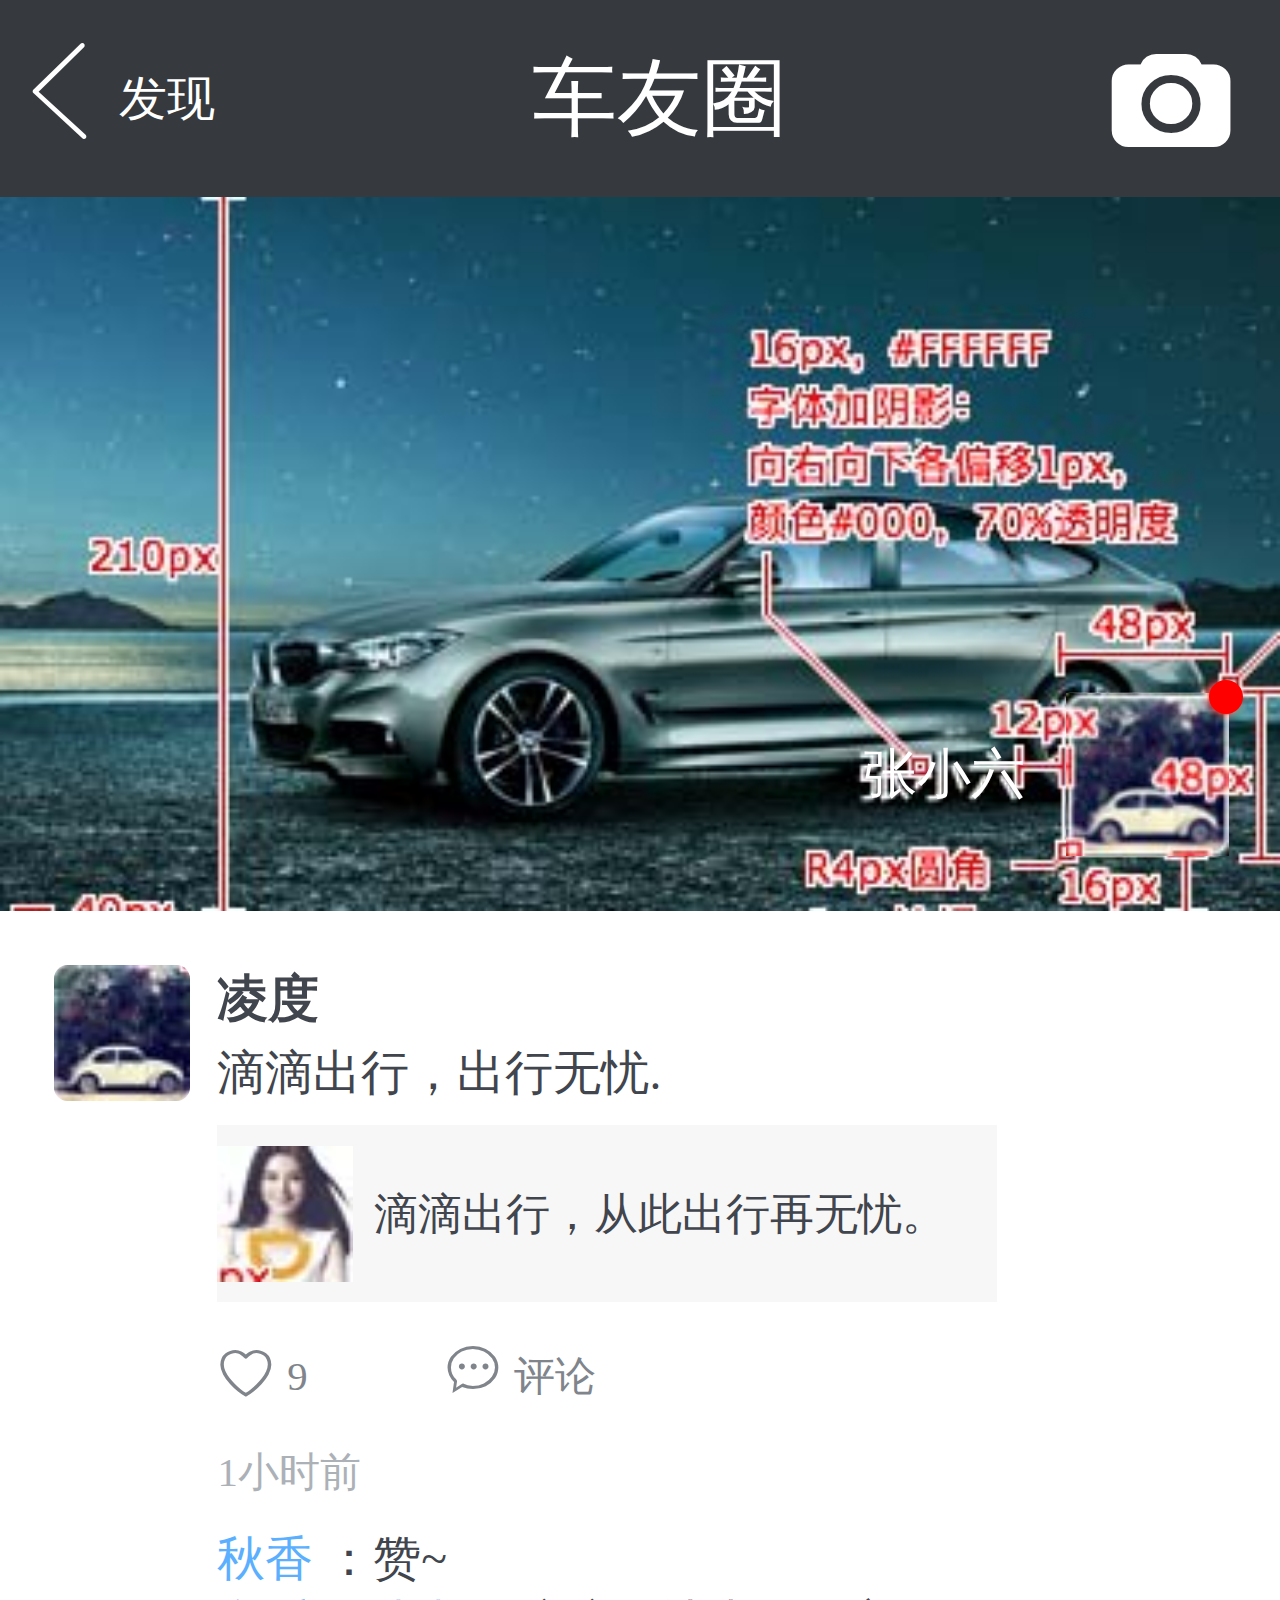
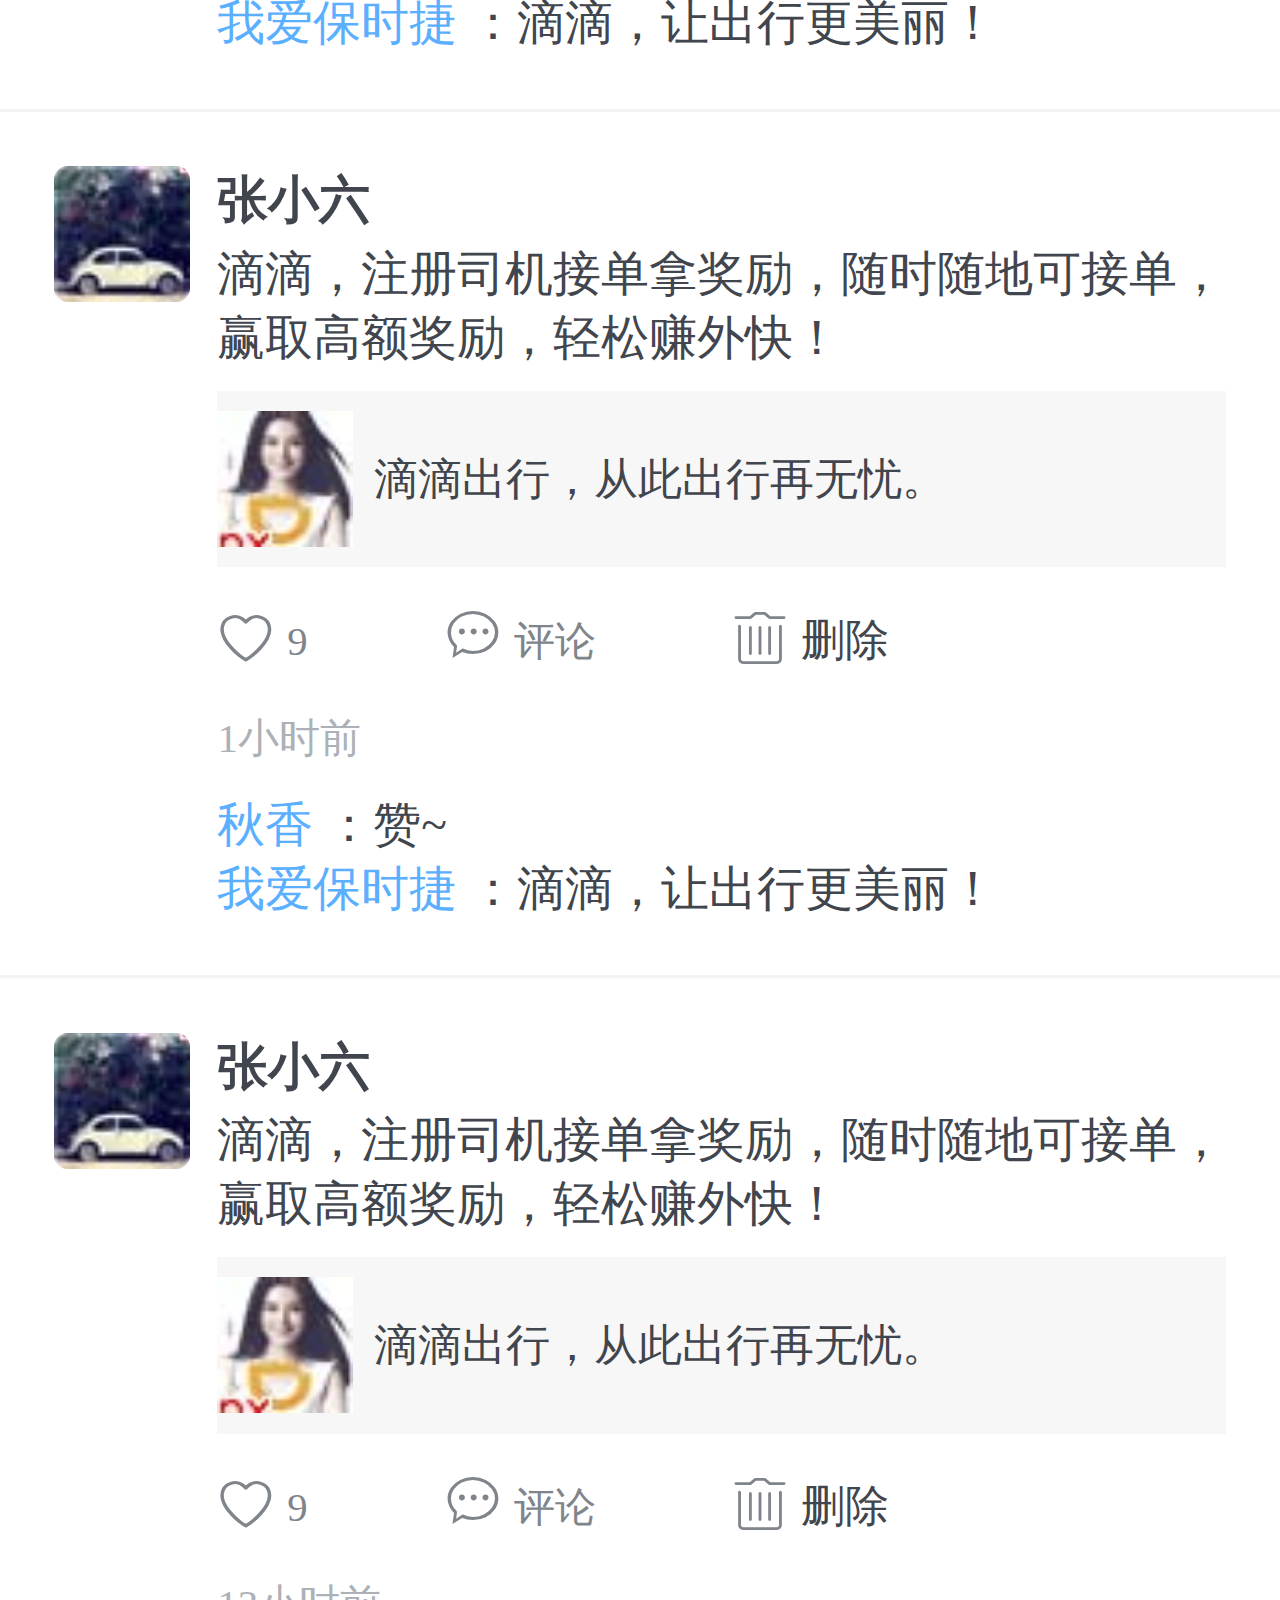
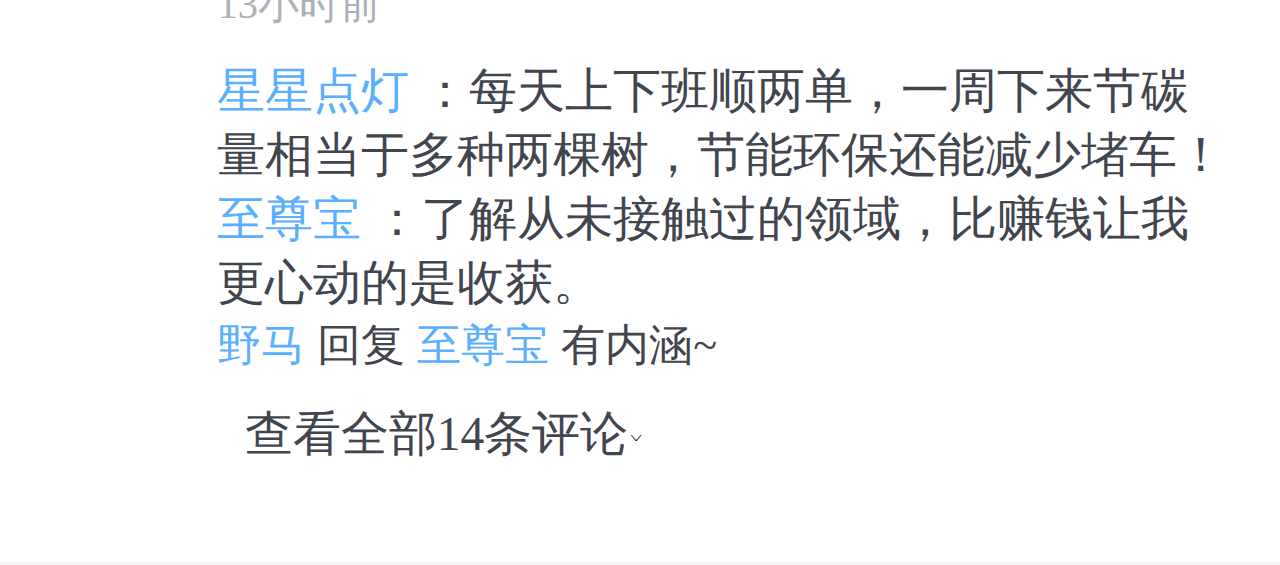
<file: friend/index.html>
<!DOCTYPE html>
<html>
	<head>
		<meta charset="utf-8" />
		<meta name="viewport" content="width=device-width, initial-scale=1.0">
		<title></title>
		<link rel="stylesheet" href="css/font_0r4vsaosuh3kgldi/iconfont.css" />
		<link rel="stylesheet" href="css/index.css" />
		<script type="text/javascript" src="js/jquery-1.8.3.min.js" ></script>
		<script type="text/javascript" src="js/index.js" ></script>
	</head>
	<body>
		<header>			
			<p>
				<i class="iconfont icon-zuobiankuohao"></i>
				<span>发现</span>
			</p>
			<p>车友圈</p>
			<p class="iconfont icon-xiangji"></p>
		</header>
		<nav>
			<div>
				<span>张小六</span>
				<img src="img/nav2.jpg" />
				<p></p>
			</div>			
		</nav>
		<section>
			<div>
				<div class="left">
					<img src="img/head1.jpg"/> 
				</div>
				<div class="right">
					<p>凌度</p>
					<p>滴滴出行，出行无忧.</p>
					<p>						
						<img src="img/head2.jpg" />
						<span>滴滴出行，从此出行再无忧。</span>
					</p>
					<div class="comment">
						<p>
							<i class="iconfont icon-xin"></i>
							<span>9</span>
						</p>
						<p>
							<i class="iconfont icon-liaotian"></i>
							<span>评论</span>
						</p>
					</div>
					<div class="time">1小时前</div>					
					<div class="reply">
						<p>
							<span>秋香</span>
							<span>：赞~</span>
						</p>
						<p>
							<span>我爱保时捷</span>
							<span>：滴滴，让出行更美丽！</span>
						</p>
					</div>
				</div>
			</div>
			<div>
				<div class="left">
					<img src="img/head1.jpg"/> 
				</div>
				<div class="right">
					<p>张小六</p>
					<p>滴滴，注册司机接单拿奖励，随时随地可接单，赢取高额奖励，轻松赚外快！</p>
					<p>						
						<img src="img/head2.jpg" />
						<span>滴滴出行，从此出行再无忧。</span>
					</p>
					<div class="comment">
						<p>
							<i class="iconfont icon-xin"></i>
							<span>9</span>
						</p>
						<p>
							<i class="iconfont icon-liaotian"></i>
							<span>评论</span>
						</p>
						<p>
							<i class="iconfont icon-shanchu"></i>
							<span>删除</span>
						</p>
					</div>
					<div class="time">1小时前</div>					
					<div class="reply">
						<p>
							<span>秋香</span>
							<span>：赞~</span>
						</p>
						<p>
							<span>我爱保时捷</span>
							<span>：滴滴，让出行更美丽！</span>
						</p>
					</div>
				</div>
			</div>
			<div>
				<div class="left">
					<img src="img/head1.jpg"/> 
				</div>
				<div class="right">
					<p>张小六</p>
					<p>滴滴，注册司机接单拿奖励，随时随地可接单，赢取高额奖励，轻松赚外快！</p>
					<p>						
						<img src="img/head2.jpg" />
						<span>滴滴出行，从此出行再无忧。</span>
					</p>
					<div class="comment">
						<p>
							<i class="iconfont icon-xin"></i>
							<span>9</span>
						</p>
						<p>
							<i class="iconfont icon-liaotian"></i>
							<span>评论</span>
						</p>
						<p>
							<i class="iconfont icon-shanchu"></i>
							<span>删除</span>
						</p>
					</div>
					<div class="time">13小时前</div>					
					<div class="reply">
						<p>
							<span>星星点灯</span>
							<span>：每天上下班顺两单，一周下来节碳量相当于多种两棵树，节能环保还能减少堵车！</span>
						</p>
						<p>
							<span>至尊宝</span>
							<span>：了解从未接触过的领域，比赚钱让我更心动的是收获。</span>
						</p>
						<p>
							<span>野马</span>
							<span>回复</span>
							<span>至尊宝</span>
							<span>有内涵~</span>
						</p>
						<p class="look-review">
							<span>查看全部14条评论</span>
							<i class="iconfont icon-jiankuohaoxixia"></i>
						</p>
						<div class="hide-review">
							<p>
								<span>星星点灯</span>
								<span>：每天上下班顺两单，一周下来节碳量相当于多种两棵树，节能环保还能减少堵车！</span>
							</p>
							<p>
								<span>至尊宝</span>
								<span>：了解从未接触过的领域，比赚钱让我更心动的是收获。</span>
							</p>
							<p>
								<span>野马</span>
								<span>回复</span>
								<span>至尊宝</span>
								<span>有内涵~</span>
							</p>
						</div>
					</div>
				</div>
			</div>			
		</section>
	</body>
</html>
</file>
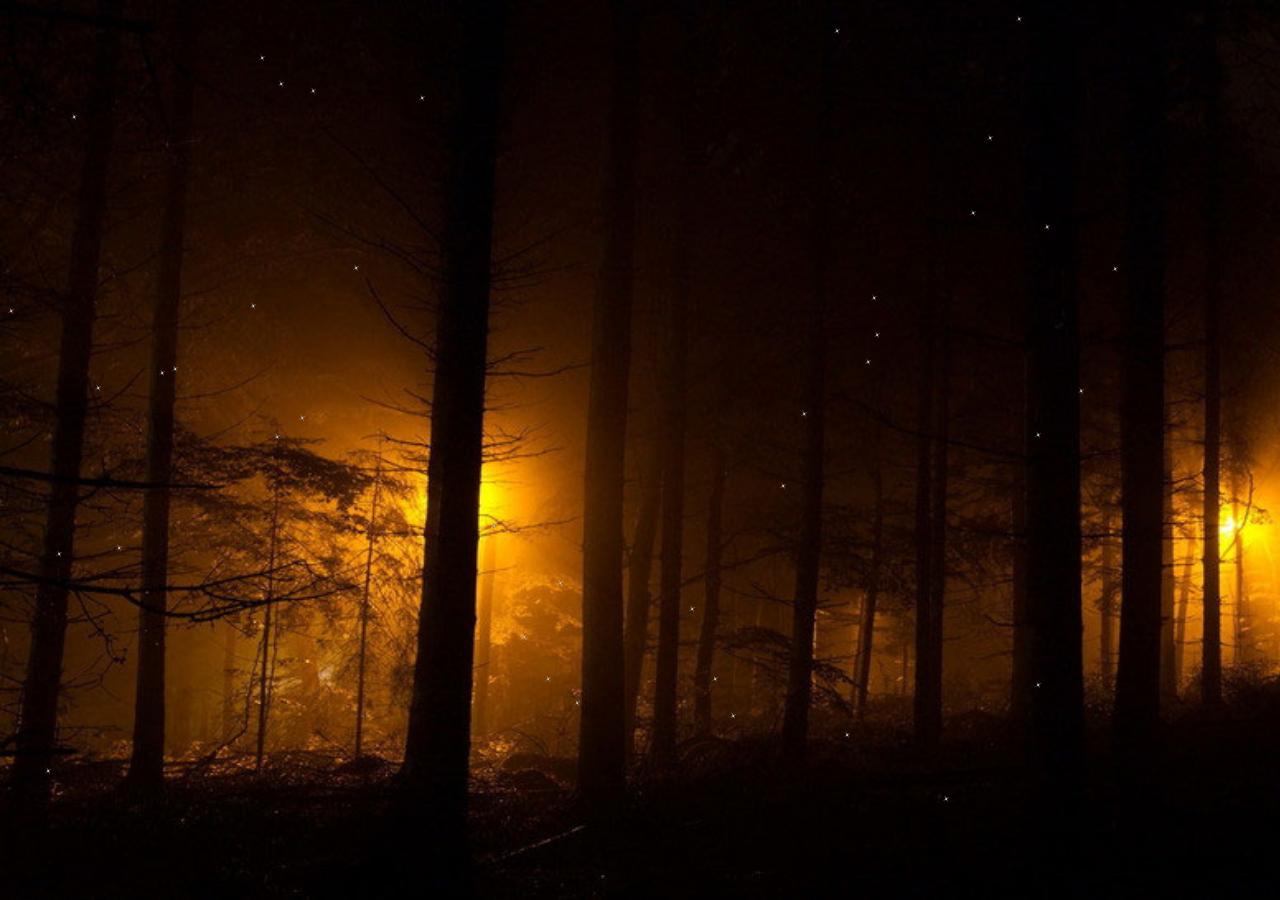
<file: fireworm/demo.html>
<!DOCTYPE html>
<html>

	<head>
		<meta charset="utf-8">
		<title></title>

		<style type="text/css">
			*{
				padding: 0;
				margin: 0;
			}
				#bg{
					background: url(img/bg.jpg)  no-repeat;
					background-size: cover;
					width: 100%;
					height: 100%;
					position: fixed;
				}
				img {
					width: 18px;
					height: 18px;
					position: absolute;
					
				}
		</style>

	</head>

	<body>

		<div id="bg">

		</div>

		<script type="text/javascript" src="js/jquery-1.11.3.js"></script>
		<script type="text/javascript">
			function Particle(){//萤火虫构造器
				this.element = $("<img src='img/1.jpg'/>");
			}
			
			Particle.prototype = {
				show:function(){//显示
					this.element.css({"top":this.pointY+"px","left":this.pointX+"px"})
					$("#bg").append(this.element);
					return this;
				},
				newPoint:function(){ //随机位置
					this.pointX = randomInt(window.innerWidth-100);
					this.pointY = randomInt(window.innerHeight-100);
					return this;//为了继续使用后面的方法	
				},
				speed:function(){ //控制速度
					//0-9  5000-14000
					this.speedRun = (randomInt(10)+5)*1000
					return this;
				},
				fly:function(){
					var self = this;
					this.element.animate({"top":this.pointY,"left":this.pointX},this.speedRun,function(){
						self.speed().newPoint().fly();
					})
				}
			}
			
			
			function randomInt(max){
				//0 <=randomInt <max
				return Math.floor(Math.random()*max);
			}
			
			
			$(function(){
				
				var tootle = 40;
				
				var particle = [];
				
				for(var i=0;i<tootle;i++){
					
					particle[i] = new Particle();
					
					particle[i].newPoint().show().speed().newPoint().fly();
					
				}
			
			
			
			});
		</script>

	</body>

</html>
</file>
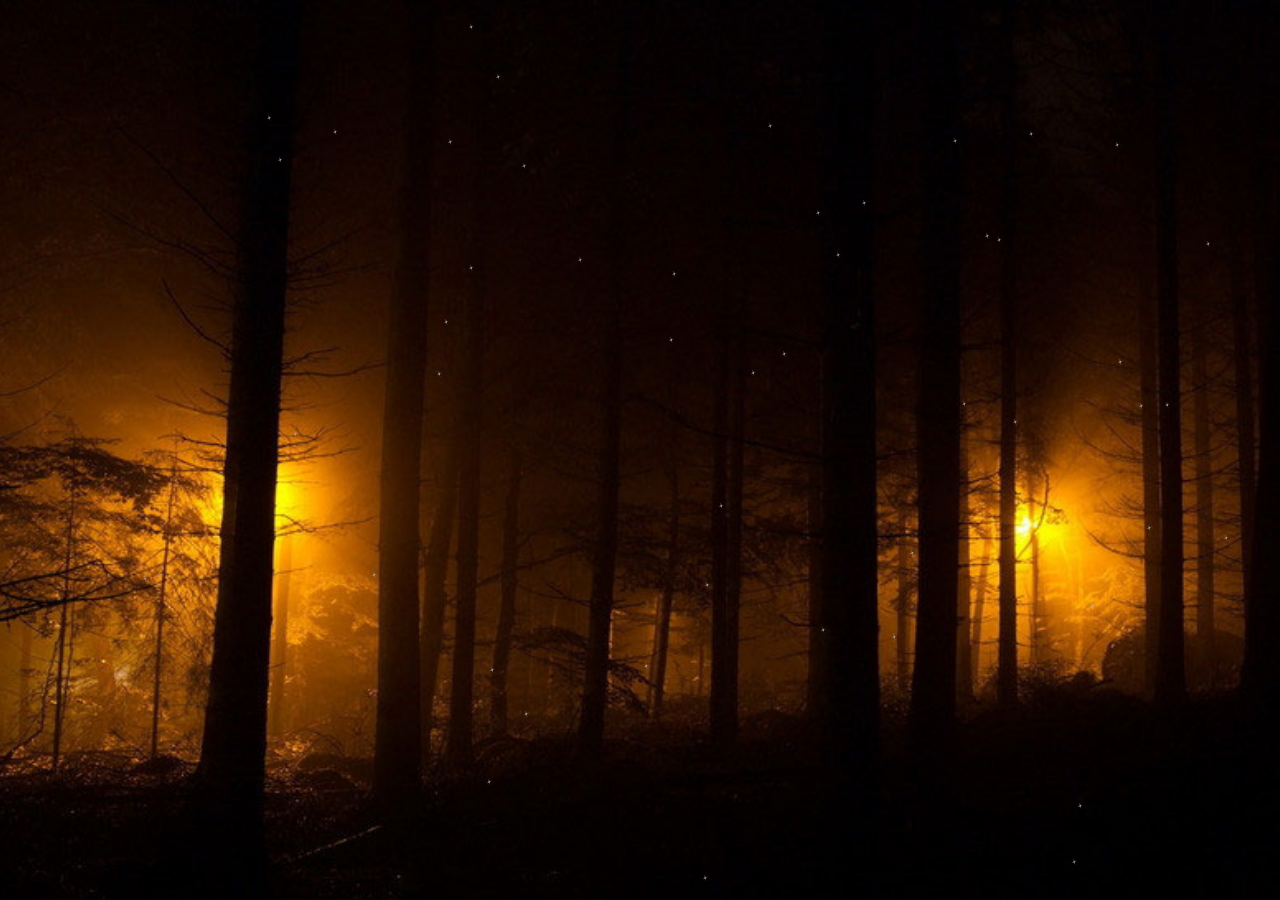
<file: fireworm/new_file.html>
<!DOCTYPE html>
<html>

	<head>
		<meta charset="utf-8">
		<title></title>
		<style type="text/css">
			* {
				margin: 0;
				padding: 0;
			}
			#bg {
				background: url(img/bg.jpg) no-repeat center;
				background-size: cover;
				width: 100%;
				height: 100%;
				position: fixed;
			}
			img {
				width: 18px;
				height: 18px;
				position: absolute;
			}
			.glowworm{
				background: url(img/1.jpg) no-repeat center;
			}
		</style>

	</head>

	<body>

		<div id="bg">
			
		</div>
		<script type="text/javascript" src="js/jquery-1.11.3.js"></script>
		<script type="text/javascript">
			function Glowworm(){
				this.target = $("<img src='img/1.jpg'/>");
			}
			
			Glowworm.prototype = {
				randomPos : function(){
					this.target.css("left", Math.floor(Math.random()*$(window).width()));
					this.target.css("top", Math.floor(Math.random()*$(window).height()));
				},
				show : function(){
					this.randomPos();
					$("#bg").append(this.target);
					return this;
				},
				fly : function(){
					var _left = Math.floor(Math.random()*$(window).width());
					var _top = Math.floor(Math.random()*$(window).height());
					var _time = Math.floor(Math.random()*4000+2000);
					var $that = this;
					this.target.animate({left:_left,top:_top},_time, function(){
						$that.fly();
					});
				}
			}
			
			for(var i=0; i< Math.ceil(Math.random()*30+40); i++){
				new Glowworm().show().fly();
			}
		</script>
	</body>

</html>
</file>
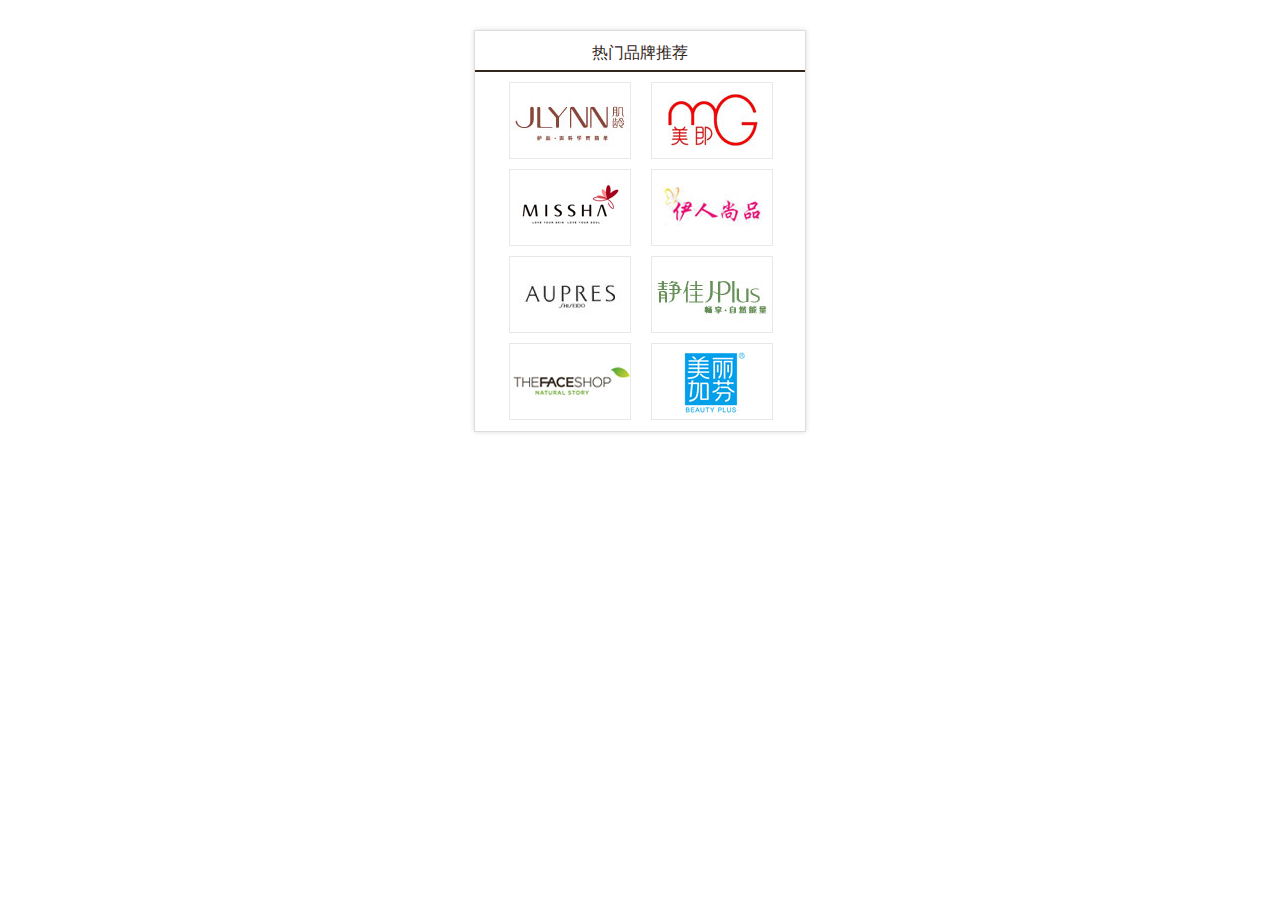
<file: imgfanzhuang/图片翻转.html>
﻿<doctype html>
	<head>
		<meta http-equiv="Content-Type" content="text/html; charset=utf-8" />
		<title>网友czqn8分享jquery实现图片翻牌旋转特效</title>
		<style>
			*{margin:0px;padding:0px;}
			li{list-style:none;}
			#brand{
				width:330px;
				height:400px;
				border:1px solid #dddddd;
				box-shadow:0px 0px 5px #dddddd;
				margin:30px auto;
			}
			#brand .title{
				width:100%;
				height:35px;
				line-height:35px;
				font-size:16px;
				margin-top:4px;
				border-bottom:2px solid #33261c;
				text-align:center;
				color:#33261c;
			}
			#brand .bd-box{
				width:284px;
				height:358px;
				overflow:hidden;
				padding:0px 24px;
			}
			#brand .bd-box li{
				float:left;
				width:122px;
				height:77px;
				overflow:hidden;
				position:relative;
				margin:10px 10px 0px 10px;
			}
			#brand .bd-box li img{
				width:120px;
				height:75px;
				border:1px solid #e9e8e8;
				position:absolute;
				left:0px;
				top:0px;
				z-index:2;
				overflow:hidden;
			}
			#brand .bd-box li span{
				width:120px;
				height:0px;
				border:1px solid #e9e8e8;
				position:absolute;
				left:0px;
				top:38px;
				z-index:1;
				text-align:center;
				line-height:75px;
				font-size:14px;
				color:#FFF;
				background:#ffa340;
				font-weight:bold;
				overflow:hidden;
				display:none;
			}
			#brand .bd-box li a{
				width:120px;
				height:75px;
				position:absolute;
				left:0px;
				top:0px;
				z-index:3;
			}
		</style>
		<script type="text/javascript" src="jquery-1.8.3.js"></script>
		<script>
			$(function(){
				var $aLi = $('#brand .bd-box li');
				
				$aLi.each(function(){
					$(this).hover(
						function(){
							var $img = $(this).children("img");
							$img.animate({top:37,height:0},500,function(){
								$img.hide();
								$img.next().show().animate({top:0,height:75},500);
							});
						},
						function(){
							var $span = $(this).children("span");
							$span.animate({top:37,height:0},500,function(){
								$span.hide();
								$span.prev().show().animate({top:0,height:75},500)
							})
						}
					);
				});
			})
		</script>
	</head>
	<body>
		<div id="brand">
			<div class='title'>
				热门品牌推荐
			</div>
			<ul class='bd-box'>
				<li>
					<a href="http://www.jq-school.com"> </a>
					<img src="images/1.jpg" />
					<span>肌龄</span>
				</li>
				<li>
					<a href="http://www.jq-school.com"> </a>
					<img src="images/2.jpg" />
					<span>肌龄</span>
				</li>
				<li>
					<a href="http://www.jq-school.com"> </a>
					<img src="images/3.jpg" />
					<span>肌龄</span>
				</li>
				<li>
					<a href="http://www.jq-school.com"> </a>
					<img src="images/4.jpg" />
					<span>肌龄</span>
				</li>
				<li>
					<a href="http://www.jq-school.com"> </a>
					<img src="images/5.jpg" />
					<span>肌龄</span>
				</li>
				<li>
					<a href="http://www.jq-school.com"> </a>
					<img src="images/6.jpg" />
					<span>肌龄</span>
				</li>
				<li>
					<a href="http://www.jq-school.com"> </a>
					<img src="images/7.jpg" />
					<span>肌龄</span>
				</li>
				<li>
					<a href="http://www.jq-school.com"> </a>
					<img src="images/8.jpg" />
					<span>肌龄</span>
				</li>
			</ul>
		</div>
		
	</body>
</html>
</file>
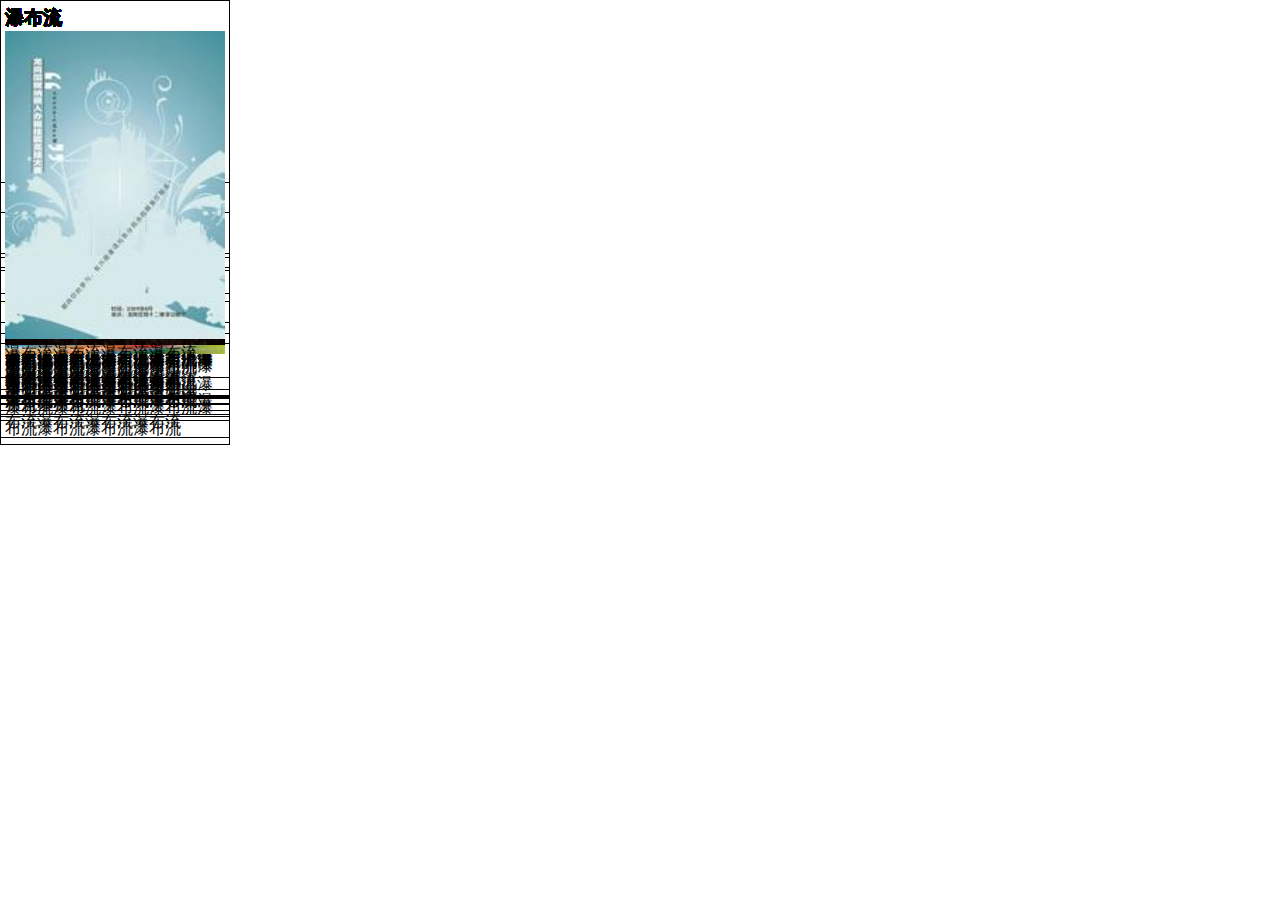
<file: 瀑布流/back_瀑布流 - 副本.html>
﻿<!DOCTYPE html>
<html>
	
	<head>
		<meta http-equiv="Content-Type" content="text/html;charset=UTF-8" />
		<title></title>
		<style>
			* {
				padding: 0;
				margin: 0;
			}
			body {
				height: 100%;
			}
			div.wrap {
				width: 100%;
				margin: 0 auto;
				background: #DDD;
			}
			div.wrap div {
				position: absolute;
				width: 220px;
				padding: 4px;
				border: 1px solid #000;
			}
			div.wrap div img {
				width: 220px;
			}
		</style>
		<script type="text/javascript" src="js/jquery-1.8.3.js" ></script>
		<script>

		</script>
	</head>

	<body>
		<div class="wrap" id="wrap">
			<div>
				<h3>瀑布流</h3>
				<a href="javascript:void(0)" title=""><img src="waterfall/1.jpg" alt="" title="" /></a>
				<p>瀑布流瀑布流瀑布流瀑布流瀑布流瀑布流</p>
				<span>瀑布流瀑布流瀑布流瀑布流</span>
			</div>
			<div>
				<h3>瀑布流</h3>
				<a href="javascript:void(0)" title=""><img src="waterfall/2.jpg" alt="" title="" /></a>
				<p>瀑布流瀑布流瀑布流瀑布流瀑布流瀑布流瀑布流瀑布流</p>
				<span>瀑布流瀑布流瀑布流瀑布流瀑布流瀑布流瀑布流瀑布流</span>
			</div>
			<div>
				<h3>瀑布流</h3>
				<a href="javascript:void(0)" title=""><img src="waterfall/3.jpg" alt="" title="" /></a>
				<p>瀑布流瀑布流瀑布流瀑布流瀑布流瀑布流瀑布流瀑布流</p>
				<span>瀑布流瀑布流瀑布流瀑布流</span>
			</div>
			<div>
				<h3>瀑布流</h3>
				<a href="javascript:void(0)" title=""><img src="waterfall/4.jpg" alt="" title="" /></a>
				<p>瀑布流瀑布流瀑布流瀑布流瀑布流瀑布流</p>
				<span>瀑布流瀑布流瀑布流瀑布流瀑布流瀑布流</span>
			</div>
			<div>
				<h3>瀑布流</h3>
				<a href="javascript:void(0)" title=""><img src="waterfall/5.jpg" alt="" title="" /></a>
				<p>瀑布流瀑布流瀑布流瀑布流瀑布流瀑布流瀑布流瀑布流</p>
				<span>瀑布流瀑布流瀑布流瀑布流</span>
			</div>
			<div>
				<h3>瀑布流</h3>
				<a href="javascript:void(0)" title=""><img src="waterfall/6.jpg" alt="" title="" /></a>
				<p>瀑布流瀑布流瀑布流瀑布流瀑布流</p>
				<span>瀑布流瀑布流瀑布流瀑布流瀑布流</span>
			</div>
			<div>
				<h3>瀑布流</h3>
				<a href="javascript:void(0)" title=""><img src="waterfall/7.jpg" alt="" title="" /></a>
				<p>瀑布流瀑布流瀑布流瀑布流瀑布流瀑布流瀑布流瀑布流</p>
				<span>瀑布流瀑布流瀑布流瀑布流</span>
			</div>
			<div>
				<h3>瀑布流</h3>
				<a href="javascript:void(0)" title=""><img src="waterfall/8.jpg" alt="" title="" /></a>
				<p>瀑布流瀑布流瀑布流瀑布流瀑布流</p>
				<span>瀑布流瀑布流瀑布流瀑布流瀑布流</span>
			</div>
			<div>
				<h3>瀑布流</h3>
				<a href="javascript:void(0)" title=""><img src="waterfall/9.jpg" alt="" title="" /></a>
				<p>瀑布流瀑布流瀑布流瀑布流瀑布流瀑布流</p>
				<span>瀑布流瀑布流瀑布流瀑布流</span>
			</div>
			<div>
				<h3>瀑布流</h3>
				<a href="javascript:void(0)" title=""><img src="waterfall/10.jpg" alt="" title="" /></a>
				<p>瀑布流瀑布流瀑布流瀑布流瀑布流瀑布流瀑布流瀑布流</p>
				<span>瀑布流瀑布流瀑布流瀑布流瀑布流瀑布流瀑布流瀑布流</span>
			</div>
			<div>
				<h3>瀑布流</h3>
				<a href="javascript:void(0)" title=""><img src="waterfall/11.jpg" alt="" title="" /></a>
				<p>瀑布流瀑布流瀑布流瀑布流瀑布流瀑布流瀑布流瀑布流</p>
				<span>瀑布流瀑布流瀑布流瀑布流</span>
			</div>
			<div>
				<h3>瀑布流</h3>
				<a href="javascript:void(0)" title=""><img src="waterfall/12.jpg" alt="" title="" /></a>
				<p>瀑布流瀑布流瀑布流瀑布流瀑布流瀑布流</p>
				<span>瀑布流瀑布流瀑布流瀑布流瀑布流瀑布流</span>
			</div>
			<div>
				<h3>瀑布流</h3>
				<a href="javascript:void(0)" title=""><img src="waterfall/13.jpg" alt="" title="" /></a>
				<p>瀑布流瀑布流瀑布流瀑布流瀑布流瀑布流瀑布流瀑布流</p>
				<span>瀑布流瀑布流瀑布流瀑布流</span>
			</div>
			<div>
				<h3>瀑布流</h3>
				<a href="javascript:void(0)" title=""><img src="waterfall/14.jpg" alt="" title="" /></a>
				<p>瀑布流瀑布流瀑布流</p>
				<span>瀑布流瀑布流瀑布流</span>
			</div>
			<div>
				<h3>瀑布流</h3>
				<a href="javascript:void(0)" title=""><img src="waterfall/15.jpg" alt="" title="" /></a>
				<p>瀑布流瀑布流瀑布流瀑布流瀑布流瀑布流瀑布流瀑布流</p>
				<span>瀑布流瀑布流瀑布流瀑布流</span>
			</div>
			<div>
				<h3>瀑布流</h3>
				<a href="javascript:void(0)" title=""><img src="waterfall/16.jpg" alt="" title="" /></a>
				<p>瀑布流瀑布流瀑布流瀑布流</p>
				<span>瀑布流瀑布流瀑布流</span>
			</div>
			<div>
				<h3>瀑布流</h3>
				<a href="javascript:void(0)" title=""><img src="waterfall/17.jpg" alt="" title="" /></a>
				<p>瀑布流瀑布流瀑布流瀑布流瀑布流瀑布流</p>
				<span>瀑布流瀑布流瀑布流瀑布流</span>
			</div>
			<div>
				<h3>瀑布流</h3>
				<a href="javascript:void(0)" title=""><img src="waterfall/18.jpg" alt="" title="" /></a>
				<p>瀑布流瀑布流瀑布流瀑布流瀑布流瀑布流瀑布流瀑布流</p>
				<span>瀑布流瀑布流瀑布流瀑布流瀑布流瀑布流瀑布流瀑布流</span>
			</div>
			<div>
				<h3>瀑布流</h3>
				<a href="javascript:void(0)" title=""><img src="waterfall/19.jpg" alt="" title="" /></a>
				<p>瀑布流瀑布流瀑布流瀑布流瀑布流瀑布流瀑布流瀑布流</p>
				<span>瀑布流瀑布流瀑布流瀑布流</span>
			</div>
			<div>
				<h3>瀑布流</h3>
				<a href="javascript:void(0)" title=""><img src="waterfall/20.jpg" alt="" title="" /></a>
				<p>瀑布流瀑布流瀑布流瀑布流瀑布流瀑布流</p>
				<span>瀑布流瀑布流瀑布流瀑布流瀑布流瀑布流</span>
			</div>
			<div>
				<h3>瀑布流</h3>
				<a href="javascript:void(0)" title=""><img src="waterfall/21.jpg" alt="" title="" /></a>
				<p>瀑布流瀑布流瀑布流瀑布流瀑布流瀑布流瀑布流瀑布流</p>
				<span>瀑布流瀑布流瀑布流瀑布流</span>
			</div>
			<div>
				<h3>瀑布流</h3>
				<a href="javascript:void(0)" title=""><img src="waterfall/22.jpg" alt="" title="" /></a>
				<p>瀑布流瀑布流瀑布流瀑布流瀑布流</p>
				<span>瀑布流瀑布流瀑布流瀑布流瀑布流</span>
			</div>
			<div>
				<h3>瀑布流</h3>
				<a href="javascript:void(0)" title=""><img src="waterfall/23.jpg" alt="" title="" /></a>
				<p>瀑布流瀑布流瀑布流瀑布流瀑布流瀑布流瀑布流瀑布流</p>
				<span>瀑布流瀑布流瀑布流瀑布流</span>
			</div>
			<div>
				<h3>瀑布流</h3>
				<a href="javascript:void(0)" title=""><img src="waterfall/24.jpg" alt="" title="" /></a>
				<p>瀑布流瀑布流瀑布流瀑布流瀑布流</p>
				<span>瀑布流瀑布流瀑布流瀑布流瀑布流</span>
			</div>
			<div>
				<h3>瀑布流</h3>
				<a href="javascript:void(0)" title=""><img src="waterfall/25.jpg" alt="" title="" /></a>
				<p>瀑布流瀑布流瀑布流瀑布流瀑布流瀑布流</p>
				<span>瀑布流瀑布流瀑布流瀑布流</span>
			</div>
			<div>
				<h3>瀑布流</h3>
				<a href="javascript:void(0)" title=""><img src="waterfall/26.jpg" alt="" title="" /></a>
				<p>瀑布流瀑布流瀑布流瀑布流瀑布流瀑布流瀑布流瀑布流</p>
				<span>瀑布流瀑布流瀑布流瀑布流瀑布流瀑布流瀑布流瀑布流</span>
			</div>
			<div>
				<h3>瀑布流</h3>
				<a href="javascript:void(0)" title=""><img src="waterfall/27.jpg" alt="" title="" /></a>
				<p>瀑布流瀑布流瀑布流瀑布流瀑布流瀑布流瀑布流瀑布流</p>
				<span>瀑布流瀑布流瀑布流瀑布流</span>
			</div>
			<div>
				<h3>瀑布流</h3>
				<a href="javascript:void(0)" title=""><img src="waterfall/28.jpg" alt="" title="" /></a>
				<p>瀑布流瀑布流瀑布流瀑布流瀑布流瀑布流</p>
				<span>瀑布流瀑布流瀑布流瀑布流瀑布流瀑布流</span>
			</div>
			<div>
				<h3>瀑布流</h3>
				<a href="javascript:void(0)" title=""><img src="waterfall/29.jpg" alt="" title="" /></a>
				<p>瀑布流瀑布流瀑布流瀑布流瀑布流瀑布流瀑布流瀑布流</p>
				<span>瀑布流瀑布流瀑布流瀑布流</span>
			</div>
			<div>
				<h3>瀑布流</h3>
				<a href="javascript:void(0)" title=""><img src="waterfall/30.jpg" alt="" title="" /></a>
				<p>瀑布流瀑布流瀑布流</p>
				<span>瀑布流瀑布流瀑布流</span>
			</div>
			<div>
				<h3>瀑布流</h3>
				<a href="javascript:void(0)" title=""><img src="waterfall/31.jpg" alt="" title="" /></a>
				<p>瀑布流瀑布流瀑布流瀑布流瀑布流瀑布流瀑布流瀑布流</p>
				<span>瀑布流瀑布流瀑布流瀑布流</span>
			</div>
			<div>
				<h3>瀑布流</h3>
				<a href="javascript:void(0)" title=""><img src="waterfall/32.jpg" alt="" title="" /></a>
				<p>瀑布流瀑布流瀑布流瀑布流</p>
				<span>瀑布流瀑布流瀑布流</span>
			</div>
			<div>
				<h3>瀑布流</h3>
				<a href="javascript:void(0)" title=""><img src="waterfall/33.jpg" alt="" title="" /></a>
				<p>瀑布流瀑布流瀑布流瀑布流瀑布流瀑布流</p>
				<span>瀑布流瀑布流瀑布流瀑布流</span>
			</div>
			<div>
				<h3>瀑布流</h3>
				<a href="javascript:void(0)" title=""><img src="waterfall/34.jpg" alt="" title="" /></a>
				<p>瀑布流瀑布流瀑布流瀑布流瀑布流瀑布流瀑布流瀑布流</p>
				<span>瀑布流瀑布流瀑布流瀑布流瀑布流瀑布流瀑布流瀑布流</span>
			</div>
			<div>
				<h3>瀑布流</h3>
				<a href="javascript:void(0)" title=""><img src="waterfall/35.jpg" alt="" title="" /></a>
				<p>瀑布流瀑布流瀑布流瀑布流瀑布流瀑布流瀑布流瀑布流</p>
				<span>瀑布流瀑布流瀑布流瀑布流</span>
			</div>
			<div>
				<h3>瀑布流</h3>
				<a href="javascript:void(0)" title=""><img src="waterfall/36.jpg" alt="" title="" /></a>
				<p>瀑布流瀑布流瀑布流瀑布流瀑布流瀑布流</p>
				<span>瀑布流瀑布流瀑布流瀑布流瀑布流瀑布流</span>
			</div>
			<div>
				<h3>瀑布流</h3>
				<a href="javascript:void(0)" title=""><img src="waterfall/37.jpg" alt="" title="" /></a>
				<p>瀑布流瀑布流瀑布流瀑布流瀑布流瀑布流瀑布流瀑布流</p>
				<span>瀑布流瀑布流瀑布流瀑布流</span>
			</div>
			<div>
				<h3>瀑布流</h3>
				<a href="javascript:void(0)" title=""><img src="waterfall/38.jpg" alt="" title="" /></a>
				<p>瀑布流瀑布流瀑布流瀑布流瀑布流</p>
				<span>瀑布流瀑布流瀑布流瀑布流瀑布流</span>
			</div>
			<div>
				<h3>瀑布流</h3>
				<a href="javascript:void(0)" title=""><img src="waterfall/39.jpg" alt="" title="" /></a>
				<p>瀑布流瀑布流瀑布流瀑布流瀑布流瀑布流瀑布流瀑布流</p>
				<span>瀑布流瀑布流瀑布流瀑布流</span>
			</div>
			<div>
				<h3>瀑布流</h3>
				<a href="javascript:void(0)" title=""><img src="waterfall/40.jpg" alt="" title="" /></a>
				<p>瀑布流瀑布流瀑布流瀑布流瀑布流</p>
				<span>瀑布流瀑布流瀑布流瀑布流瀑布流</span>
			</div>
			<div>
				<h3>瀑布流</h3>
				<a href="javascript:void(0)" title=""><img src="waterfall/41.jpg" alt="" title="" /></a>
				<p>瀑布流瀑布流瀑布流瀑布流瀑布流瀑布流</p>
				<span>瀑布流瀑布流瀑布流瀑布流</span>
			</div>
			<div>
				<h3>瀑布流</h3>
				<a href="javascript:void(0)" title=""><img src="waterfall/42.jpg" alt="" title="" /></a>
				<p>瀑布流瀑布流瀑布流瀑布流瀑布流瀑布流瀑布流瀑布流</p>
				<span>瀑布流瀑布流瀑布流瀑布流瀑布流瀑布流瀑布流瀑布流</span>
			</div>
			<div>
				<h3>瀑布流</h3>
				<a href="javascript:void(0)" title=""><img src="waterfall/43.jpg" alt="" title="" /></a>
				<p>瀑布流瀑布流瀑布流瀑布流瀑布流瀑布流瀑布流瀑布流</p>
				<span>瀑布流瀑布流瀑布流瀑布流</span>
			</div>
			<div>
				<h3>瀑布流</h3>
				<a href="javascript:void(0)" title=""><img src="waterfall/44.jpg" alt="" title="" /></a>
				<p>瀑布流瀑布流瀑布流瀑布流瀑布流瀑布流</p>
				<span>瀑布流瀑布流瀑布流瀑布流瀑布流瀑布流</span>
			</div>
			<div>
				<h3>瀑布流</h3>
				<a href="javascript:void(0)" title=""><img src="waterfall/45.jpg" alt="" title="" /></a>
				<p>瀑布流瀑布流瀑布流瀑布流瀑布流瀑布流瀑布流瀑布流</p>
				<span>瀑布流瀑布流瀑布流瀑布流</span>
			</div>
			<div>
				<h3>瀑布流</h3>
				<a href="javascript:void(0)" title=""><img src="waterfall/46.jpg" alt="" title="" /></a>
				<p>瀑布流瀑布流瀑布流</p>
				<span>瀑布流瀑布流瀑布流</span>
			</div>
			<div>
				<h3>瀑布流</h3>
				<a href="javascript:void(0)" title=""><img src="waterfall/47.jpg" alt="" title="" /></a>
				<p>瀑布流瀑布流瀑布流瀑布流瀑布流瀑布流瀑布流瀑布流</p>
				<span>瀑布流瀑布流瀑布流瀑布流</span>
			</div>
			<div>
				<h3>瀑布流</h3>
				<a href="javascript:void(0)" title=""><img src="waterfall/48.jpg" alt="" title="" /></a>
				<p>瀑布流瀑布流瀑布流瀑布流</p>
				<span>瀑布流瀑布流瀑布流</span>
			</div>
			<div>
				<h3>瀑布流</h3>
				<a href="javascript:void(0)" title=""><img src="waterfall/49.jpg" alt="" title="" /></a>
				<p>瀑布流瀑布流瀑布流瀑布流</p>
				<span>瀑布流瀑布流瀑布流</span>
			</div>
			<div>
				<h3>瀑布流</h3>
				<a href="javascript:void(0)" title=""><img src="waterfall/50.jpg" alt="" title="" /></a>
				<p>瀑布流瀑布流瀑布流瀑布流</p>
				<span>瀑布流瀑布流瀑布流</span>
			</div>
			<div>
				<h3>瀑布流</h3>
				<a href="javascript:void(0)" title=""><img src="waterfall/51.jpg" alt="" title="" /></a>
				<p>瀑布流瀑布流瀑布流瀑布流</p>
				<span>瀑布流瀑布流瀑布流</span>
			</div>
		</div>
	</body>

</html>
</file>
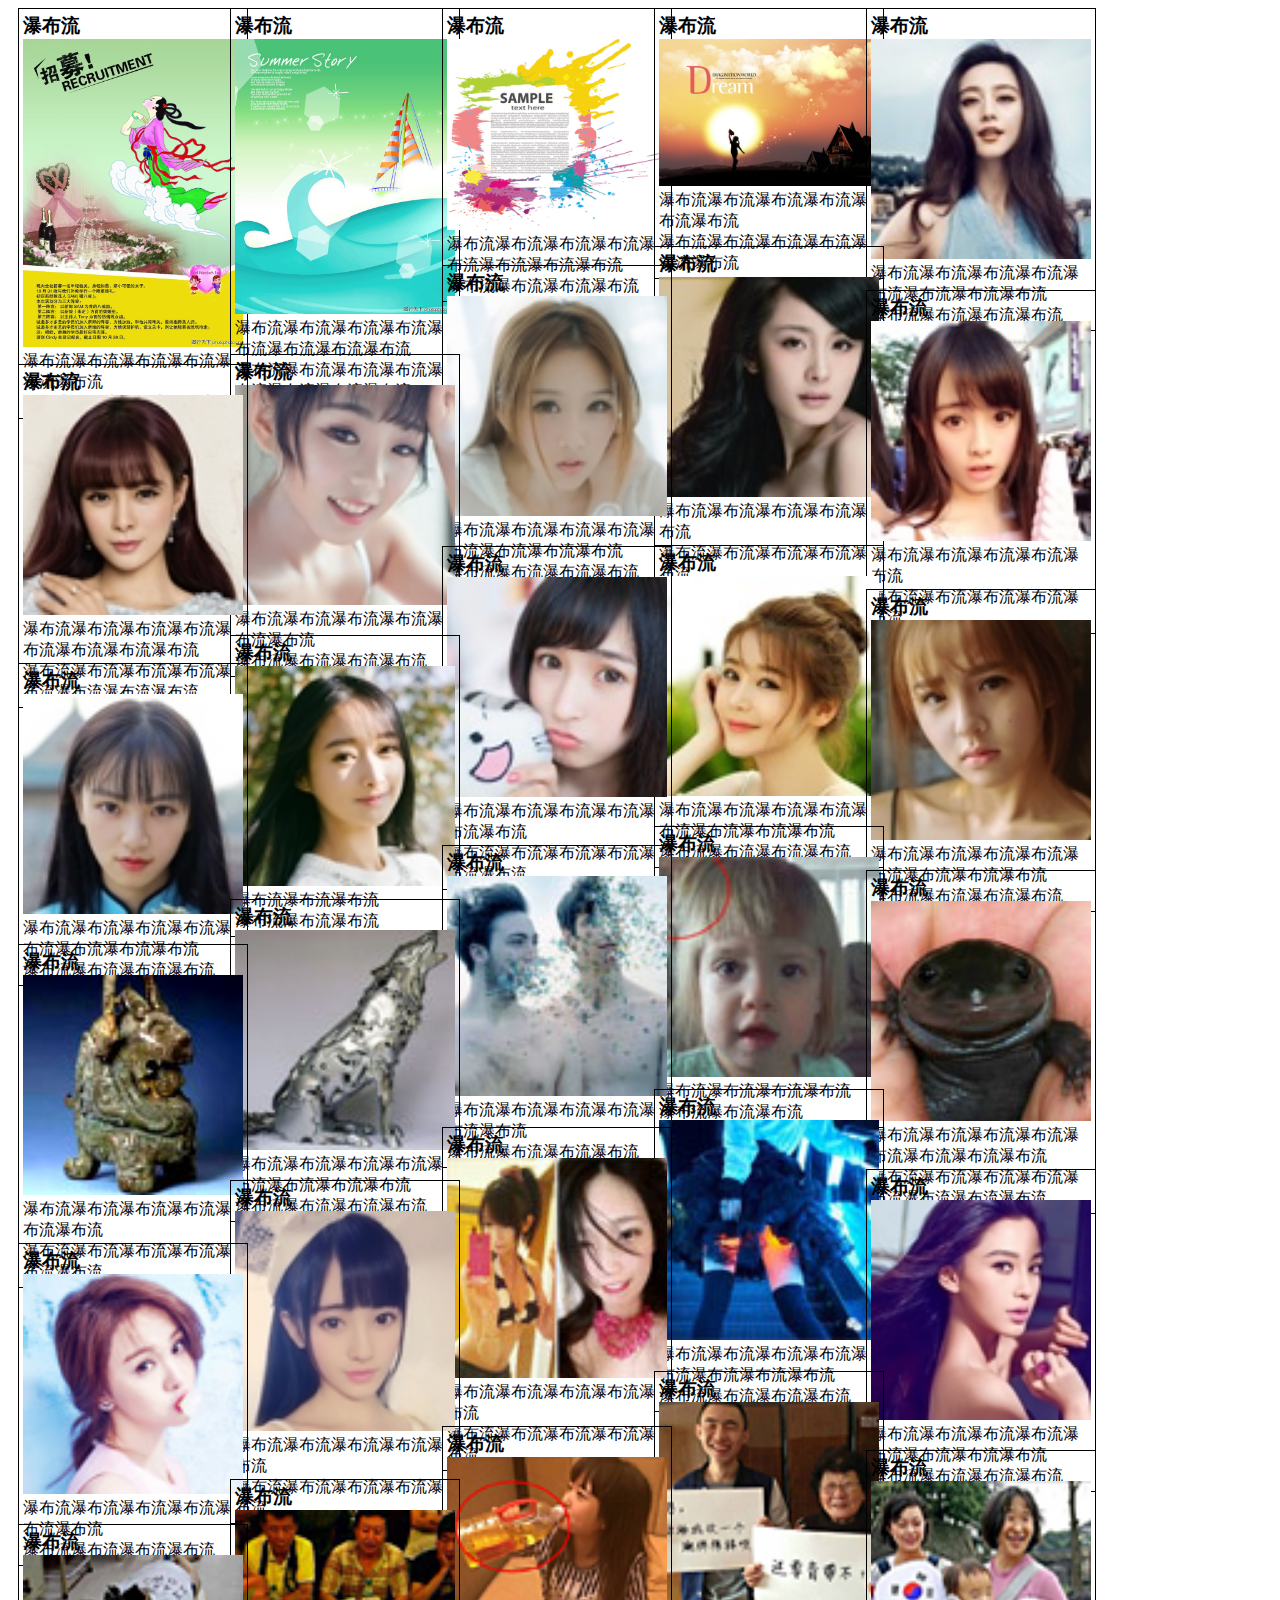
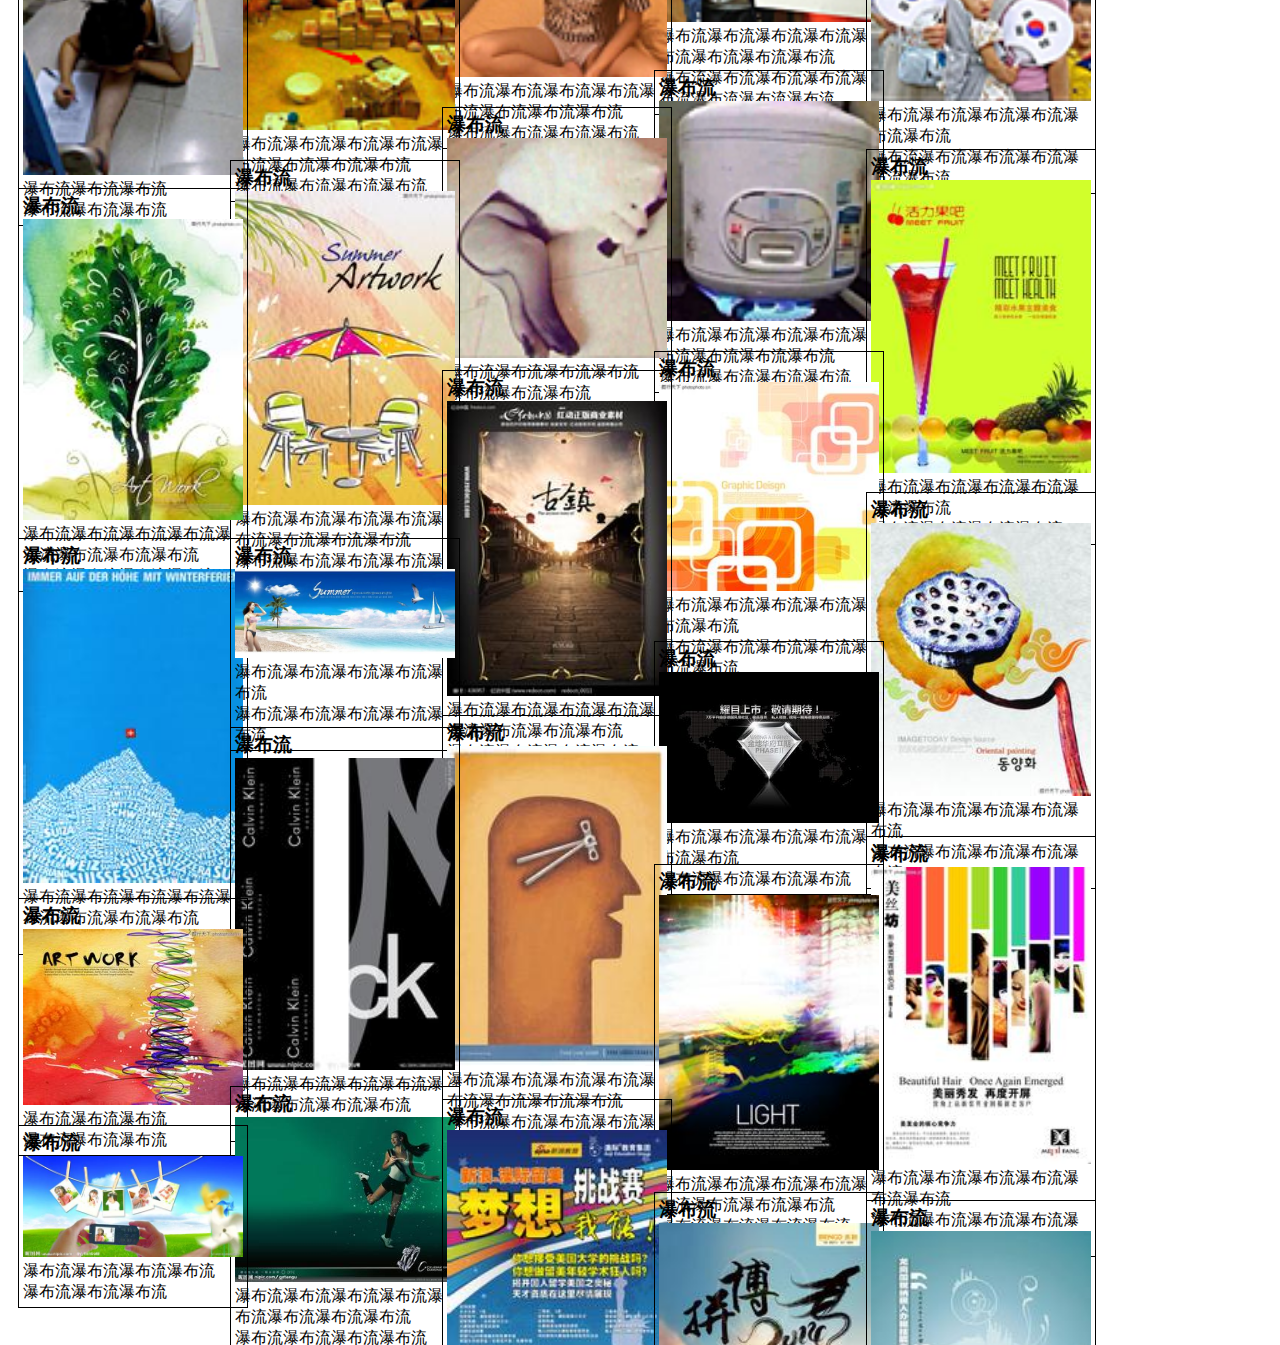
<file: 瀑布流/back_瀑布流.html>
﻿<!DOCTYPE html>
<html>
	
	<head>
		<meta http-equiv="Content-Type" content="text/html;charset=UTF-8" />
		<title></title>
		<style>
			* {
				padding: 0;
				margin: 0;
			}
			body {
				height: 100%;
			}
			div.wrap {
				width: 100%;
				margin: 0 auto;
				background: #DDD;
			}
			div.wrap div {
				position: absolute;
				width: 220px;
				padding: 4px;
				border: 1px solid #000;
			}
			div.wrap div img {
				width: 220px;
			}
		</style>
		<script type="text/javascript" src="js/jquery-1.8.3.js" ></script>
		<script>
			var isMoving = true;
		
			var positionArr = new Array();
			var Div = null;
			var divList = null;
			var columCount = 0;
			var horizontalSpace = 0;
			var verticalSpace = 0;
			window.onload = function(){
				waterfall();				
			}
			window.onresize = function(){
				positionArr = new Array();
				waterfall();
			}
//			window.onscroll = function(){
//				waterfall();	
//			}
			//用来计算最小的top值的坐标的下标值是多少
			function minTopIndex(){
				var minTop = positionArr[0].top;
				var index = 0;
				for(var i=0; i<positionArr.length; i++){
					if(positionArr[i].top < minTop) {
						minTop = positionArr[i].top;
						index = i;
					}
				}
				return index;
			}
			
			function waterfall(){
				//最外层的DIV
				Div = document.getElementById("wrap");
				
				//所有的图片div
				divList = Div.getElementsByTagName("div");
				
				//页面的列数   取整 (页面总宽度/单个图片的宽度)
				columCount = Math.floor(Div.offsetWidth/divList[0].offsetWidth);
				
				//左右间隙   （ 页面总宽度-（单个图片的宽度X列数））/（列数+1）
				horizontalSpace = Math.floor((Div.offsetWidth-divList[0].offsetWidth*columCount)/(columCount+1));
				//上下间隙
				verticalSpace = 10;
				
				//创建N列坐标，保存到一个数组当中,便于设定图片的位置
				for(var i=0; i<columCount; i++){
					var obj = new Object();
					//第N列 left = (N-1)*图片宽度 + N*左右间隙
					obj.left = i*divList[0].offsetWidth + (i+1)*horizontalSpace;
					obj.top = verticalSpace;
					positionArr.push(obj);
				}
				
				
				//拿到所有图片，开始定位
				for(var k=0; k<divList.length; k++){
					//此刻，哪一列的top值，最小，就放到哪一列
					var index = minTopIndex(positionArr);
					$(divList[k]).animate({left:positionArr[index].left,top:positionArr[index].top},1000,function(){
						
					})
//					d[k].style.left =  b[index].left + "px";
//					d[k].style.top = b[index].top + "px";
					
					positionArr[index].top += divList[k].offsetHeight + verticalSpace;
				}
			}
		</script>
	</head>

	<body>
		<div class="wrap" id="wrap">
			<div>
				<h3>瀑布流</h3>
				<a href="javascript:void(0)" title=""><img src="waterfall/1.jpg" alt="" title="" /></a>
				<p>瀑布流瀑布流瀑布流瀑布流瀑布流瀑布流</p>
				<span>瀑布流瀑布流瀑布流瀑布流</span>
			</div>
			<div>
				<h3>瀑布流</h3>
				<a href="javascript:void(0)" title=""><img src="waterfall/2.jpg" alt="" title="" /></a>
				<p>瀑布流瀑布流瀑布流瀑布流瀑布流瀑布流瀑布流瀑布流</p>
				<span>瀑布流瀑布流瀑布流瀑布流瀑布流瀑布流瀑布流瀑布流</span>
			</div>
			<div>
				<h3>瀑布流</h3>
				<a href="javascript:void(0)" title=""><img src="waterfall/3.jpg" alt="" title="" /></a>
				<p>瀑布流瀑布流瀑布流瀑布流瀑布流瀑布流瀑布流瀑布流</p>
				<span>瀑布流瀑布流瀑布流瀑布流</span>
			</div>
			<div>
				<h3>瀑布流</h3>
				<a href="javascript:void(0)" title=""><img src="waterfall/4.jpg" alt="" title="" /></a>
				<p>瀑布流瀑布流瀑布流瀑布流瀑布流瀑布流</p>
				<span>瀑布流瀑布流瀑布流瀑布流瀑布流瀑布流</span>
			</div>
			<div>
				<h3>瀑布流</h3>
				<a href="javascript:void(0)" title=""><img src="waterfall/5.jpg" alt="" title="" /></a>
				<p>瀑布流瀑布流瀑布流瀑布流瀑布流瀑布流瀑布流瀑布流</p>
				<span>瀑布流瀑布流瀑布流瀑布流</span>
			</div>
			<div>
				<h3>瀑布流</h3>
				<a href="javascript:void(0)" title=""><img src="waterfall/6.jpg" alt="" title="" /></a>
				<p>瀑布流瀑布流瀑布流瀑布流瀑布流</p>
				<span>瀑布流瀑布流瀑布流瀑布流瀑布流</span>
			</div>
			<div>
				<h3>瀑布流</h3>
				<a href="javascript:void(0)" title=""><img src="waterfall/7.jpg" alt="" title="" /></a>
				<p>瀑布流瀑布流瀑布流瀑布流瀑布流瀑布流瀑布流瀑布流</p>
				<span>瀑布流瀑布流瀑布流瀑布流</span>
			</div>
			<div>
				<h3>瀑布流</h3>
				<a href="javascript:void(0)" title=""><img src="waterfall/8.jpg" alt="" title="" /></a>
				<p>瀑布流瀑布流瀑布流瀑布流瀑布流</p>
				<span>瀑布流瀑布流瀑布流瀑布流瀑布流</span>
			</div>
			<div>
				<h3>瀑布流</h3>
				<a href="javascript:void(0)" title=""><img src="waterfall/9.jpg" alt="" title="" /></a>
				<p>瀑布流瀑布流瀑布流瀑布流瀑布流瀑布流</p>
				<span>瀑布流瀑布流瀑布流瀑布流</span>
			</div>
			<div>
				<h3>瀑布流</h3>
				<a href="javascript:void(0)" title=""><img src="waterfall/10.jpg" alt="" title="" /></a>
				<p>瀑布流瀑布流瀑布流瀑布流瀑布流瀑布流瀑布流瀑布流</p>
				<span>瀑布流瀑布流瀑布流瀑布流瀑布流瀑布流瀑布流瀑布流</span>
			</div>
			<div>
				<h3>瀑布流</h3>
				<a href="javascript:void(0)" title=""><img src="waterfall/11.jpg" alt="" title="" /></a>
				<p>瀑布流瀑布流瀑布流瀑布流瀑布流瀑布流瀑布流瀑布流</p>
				<span>瀑布流瀑布流瀑布流瀑布流</span>
			</div>
			<div>
				<h3>瀑布流</h3>
				<a href="javascript:void(0)" title=""><img src="waterfall/12.jpg" alt="" title="" /></a>
				<p>瀑布流瀑布流瀑布流瀑布流瀑布流瀑布流</p>
				<span>瀑布流瀑布流瀑布流瀑布流瀑布流瀑布流</span>
			</div>
			<div>
				<h3>瀑布流</h3>
				<a href="javascript:void(0)" title=""><img src="waterfall/13.jpg" alt="" title="" /></a>
				<p>瀑布流瀑布流瀑布流瀑布流瀑布流瀑布流瀑布流瀑布流</p>
				<span>瀑布流瀑布流瀑布流瀑布流</span>
			</div>
			<div>
				<h3>瀑布流</h3>
				<a href="javascript:void(0)" title=""><img src="waterfall/14.jpg" alt="" title="" /></a>
				<p>瀑布流瀑布流瀑布流</p>
				<span>瀑布流瀑布流瀑布流</span>
			</div>
			<div>
				<h3>瀑布流</h3>
				<a href="javascript:void(0)" title=""><img src="waterfall/15.jpg" alt="" title="" /></a>
				<p>瀑布流瀑布流瀑布流瀑布流瀑布流瀑布流瀑布流瀑布流</p>
				<span>瀑布流瀑布流瀑布流瀑布流</span>
			</div>
			<div>
				<h3>瀑布流</h3>
				<a href="javascript:void(0)" title=""><img src="waterfall/16.jpg" alt="" title="" /></a>
				<p>瀑布流瀑布流瀑布流瀑布流</p>
				<span>瀑布流瀑布流瀑布流</span>
			</div>
			<div>
				<h3>瀑布流</h3>
				<a href="javascript:void(0)" title=""><img src="waterfall/17.jpg" alt="" title="" /></a>
				<p>瀑布流瀑布流瀑布流瀑布流瀑布流瀑布流</p>
				<span>瀑布流瀑布流瀑布流瀑布流</span>
			</div>
			<div>
				<h3>瀑布流</h3>
				<a href="javascript:void(0)" title=""><img src="waterfall/18.jpg" alt="" title="" /></a>
				<p>瀑布流瀑布流瀑布流瀑布流瀑布流瀑布流瀑布流瀑布流</p>
				<span>瀑布流瀑布流瀑布流瀑布流瀑布流瀑布流瀑布流瀑布流</span>
			</div>
			<div>
				<h3>瀑布流</h3>
				<a href="javascript:void(0)" title=""><img src="waterfall/19.jpg" alt="" title="" /></a>
				<p>瀑布流瀑布流瀑布流瀑布流瀑布流瀑布流瀑布流瀑布流</p>
				<span>瀑布流瀑布流瀑布流瀑布流</span>
			</div>
			<div>
				<h3>瀑布流</h3>
				<a href="javascript:void(0)" title=""><img src="waterfall/20.jpg" alt="" title="" /></a>
				<p>瀑布流瀑布流瀑布流瀑布流瀑布流瀑布流</p>
				<span>瀑布流瀑布流瀑布流瀑布流瀑布流瀑布流</span>
			</div>
			<div>
				<h3>瀑布流</h3>
				<a href="javascript:void(0)" title=""><img src="waterfall/21.jpg" alt="" title="" /></a>
				<p>瀑布流瀑布流瀑布流瀑布流瀑布流瀑布流瀑布流瀑布流</p>
				<span>瀑布流瀑布流瀑布流瀑布流</span>
			</div>
			<div>
				<h3>瀑布流</h3>
				<a href="javascript:void(0)" title=""><img src="waterfall/22.jpg" alt="" title="" /></a>
				<p>瀑布流瀑布流瀑布流瀑布流瀑布流</p>
				<span>瀑布流瀑布流瀑布流瀑布流瀑布流</span>
			</div>
			<div>
				<h3>瀑布流</h3>
				<a href="javascript:void(0)" title=""><img src="waterfall/23.jpg" alt="" title="" /></a>
				<p>瀑布流瀑布流瀑布流瀑布流瀑布流瀑布流瀑布流瀑布流</p>
				<span>瀑布流瀑布流瀑布流瀑布流</span>
			</div>
			<div>
				<h3>瀑布流</h3>
				<a href="javascript:void(0)" title=""><img src="waterfall/24.jpg" alt="" title="" /></a>
				<p>瀑布流瀑布流瀑布流瀑布流瀑布流</p>
				<span>瀑布流瀑布流瀑布流瀑布流瀑布流</span>
			</div>
			<div>
				<h3>瀑布流</h3>
				<a href="javascript:void(0)" title=""><img src="waterfall/25.jpg" alt="" title="" /></a>
				<p>瀑布流瀑布流瀑布流瀑布流瀑布流瀑布流</p>
				<span>瀑布流瀑布流瀑布流瀑布流</span>
			</div>
			<div>
				<h3>瀑布流</h3>
				<a href="javascript:void(0)" title=""><img src="waterfall/26.jpg" alt="" title="" /></a>
				<p>瀑布流瀑布流瀑布流瀑布流瀑布流瀑布流瀑布流瀑布流</p>
				<span>瀑布流瀑布流瀑布流瀑布流瀑布流瀑布流瀑布流瀑布流</span>
			</div>
			<div>
				<h3>瀑布流</h3>
				<a href="javascript:void(0)" title=""><img src="waterfall/27.jpg" alt="" title="" /></a>
				<p>瀑布流瀑布流瀑布流瀑布流瀑布流瀑布流瀑布流瀑布流</p>
				<span>瀑布流瀑布流瀑布流瀑布流</span>
			</div>
			<div>
				<h3>瀑布流</h3>
				<a href="javascript:void(0)" title=""><img src="waterfall/28.jpg" alt="" title="" /></a>
				<p>瀑布流瀑布流瀑布流瀑布流瀑布流瀑布流</p>
				<span>瀑布流瀑布流瀑布流瀑布流瀑布流瀑布流</span>
			</div>
			<div>
				<h3>瀑布流</h3>
				<a href="javascript:void(0)" title=""><img src="waterfall/29.jpg" alt="" title="" /></a>
				<p>瀑布流瀑布流瀑布流瀑布流瀑布流瀑布流瀑布流瀑布流</p>
				<span>瀑布流瀑布流瀑布流瀑布流</span>
			</div>
			<div>
				<h3>瀑布流</h3>
				<a href="javascript:void(0)" title=""><img src="waterfall/30.jpg" alt="" title="" /></a>
				<p>瀑布流瀑布流瀑布流</p>
				<span>瀑布流瀑布流瀑布流</span>
			</div>
			<div>
				<h3>瀑布流</h3>
				<a href="javascript:void(0)" title=""><img src="waterfall/31.jpg" alt="" title="" /></a>
				<p>瀑布流瀑布流瀑布流瀑布流瀑布流瀑布流瀑布流瀑布流</p>
				<span>瀑布流瀑布流瀑布流瀑布流</span>
			</div>
			<div>
				<h3>瀑布流</h3>
				<a href="javascript:void(0)" title=""><img src="waterfall/32.jpg" alt="" title="" /></a>
				<p>瀑布流瀑布流瀑布流瀑布流</p>
				<span>瀑布流瀑布流瀑布流</span>
			</div>
			<div>
				<h3>瀑布流</h3>
				<a href="javascript:void(0)" title=""><img src="waterfall/33.jpg" alt="" title="" /></a>
				<p>瀑布流瀑布流瀑布流瀑布流瀑布流瀑布流</p>
				<span>瀑布流瀑布流瀑布流瀑布流</span>
			</div>
			<div>
				<h3>瀑布流</h3>
				<a href="javascript:void(0)" title=""><img src="waterfall/34.jpg" alt="" title="" /></a>
				<p>瀑布流瀑布流瀑布流瀑布流瀑布流瀑布流瀑布流瀑布流</p>
				<span>瀑布流瀑布流瀑布流瀑布流瀑布流瀑布流瀑布流瀑布流</span>
			</div>
			<div>
				<h3>瀑布流</h3>
				<a href="javascript:void(0)" title=""><img src="waterfall/35.jpg" alt="" title="" /></a>
				<p>瀑布流瀑布流瀑布流瀑布流瀑布流瀑布流瀑布流瀑布流</p>
				<span>瀑布流瀑布流瀑布流瀑布流</span>
			</div>
			<div>
				<h3>瀑布流</h3>
				<a href="javascript:void(0)" title=""><img src="waterfall/36.jpg" alt="" title="" /></a>
				<p>瀑布流瀑布流瀑布流瀑布流瀑布流瀑布流</p>
				<span>瀑布流瀑布流瀑布流瀑布流瀑布流瀑布流</span>
			</div>
			<div>
				<h3>瀑布流</h3>
				<a href="javascript:void(0)" title=""><img src="waterfall/37.jpg" alt="" title="" /></a>
				<p>瀑布流瀑布流瀑布流瀑布流瀑布流瀑布流瀑布流瀑布流</p>
				<span>瀑布流瀑布流瀑布流瀑布流</span>
			</div>
			<div>
				<h3>瀑布流</h3>
				<a href="javascript:void(0)" title=""><img src="waterfall/38.jpg" alt="" title="" /></a>
				<p>瀑布流瀑布流瀑布流瀑布流瀑布流</p>
				<span>瀑布流瀑布流瀑布流瀑布流瀑布流</span>
			</div>
			<div>
				<h3>瀑布流</h3>
				<a href="javascript:void(0)" title=""><img src="waterfall/39.jpg" alt="" title="" /></a>
				<p>瀑布流瀑布流瀑布流瀑布流瀑布流瀑布流瀑布流瀑布流</p>
				<span>瀑布流瀑布流瀑布流瀑布流</span>
			</div>
			<div>
				<h3>瀑布流</h3>
				<a href="javascript:void(0)" title=""><img src="waterfall/40.jpg" alt="" title="" /></a>
				<p>瀑布流瀑布流瀑布流瀑布流瀑布流</p>
				<span>瀑布流瀑布流瀑布流瀑布流瀑布流</span>
			</div>
			<div>
				<h3>瀑布流</h3>
				<a href="javascript:void(0)" title=""><img src="waterfall/41.jpg" alt="" title="" /></a>
				<p>瀑布流瀑布流瀑布流瀑布流瀑布流瀑布流</p>
				<span>瀑布流瀑布流瀑布流瀑布流</span>
			</div>
			<div>
				<h3>瀑布流</h3>
				<a href="javascript:void(0)" title=""><img src="waterfall/42.jpg" alt="" title="" /></a>
				<p>瀑布流瀑布流瀑布流瀑布流瀑布流瀑布流瀑布流瀑布流</p>
				<span>瀑布流瀑布流瀑布流瀑布流瀑布流瀑布流瀑布流瀑布流</span>
			</div>
			<div>
				<h3>瀑布流</h3>
				<a href="javascript:void(0)" title=""><img src="waterfall/43.jpg" alt="" title="" /></a>
				<p>瀑布流瀑布流瀑布流瀑布流瀑布流瀑布流瀑布流瀑布流</p>
				<span>瀑布流瀑布流瀑布流瀑布流</span>
			</div>
			<div>
				<h3>瀑布流</h3>
				<a href="javascript:void(0)" title=""><img src="waterfall/44.jpg" alt="" title="" /></a>
				<p>瀑布流瀑布流瀑布流瀑布流瀑布流瀑布流</p>
				<span>瀑布流瀑布流瀑布流瀑布流瀑布流瀑布流</span>
			</div>
			<div>
				<h3>瀑布流</h3>
				<a href="javascript:void(0)" title=""><img src="waterfall/45.jpg" alt="" title="" /></a>
				<p>瀑布流瀑布流瀑布流瀑布流瀑布流瀑布流瀑布流瀑布流</p>
				<span>瀑布流瀑布流瀑布流瀑布流</span>
			</div>
			<div>
				<h3>瀑布流</h3>
				<a href="javascript:void(0)" title=""><img src="waterfall/46.jpg" alt="" title="" /></a>
				<p>瀑布流瀑布流瀑布流</p>
				<span>瀑布流瀑布流瀑布流</span>
			</div>
			<div>
				<h3>瀑布流</h3>
				<a href="javascript:void(0)" title=""><img src="waterfall/47.jpg" alt="" title="" /></a>
				<p>瀑布流瀑布流瀑布流瀑布流瀑布流瀑布流瀑布流瀑布流</p>
				<span>瀑布流瀑布流瀑布流瀑布流</span>
			</div>
			<div>
				<h3>瀑布流</h3>
				<a href="javascript:void(0)" title=""><img src="waterfall/48.jpg" alt="" title="" /></a>
				<p>瀑布流瀑布流瀑布流瀑布流</p>
				<span>瀑布流瀑布流瀑布流</span>
			</div>
			<div>
				<h3>瀑布流</h3>
				<a href="javascript:void(0)" title=""><img src="waterfall/49.jpg" alt="" title="" /></a>
				<p>瀑布流瀑布流瀑布流瀑布流</p>
				<span>瀑布流瀑布流瀑布流</span>
			</div>
			<div>
				<h3>瀑布流</h3>
				<a href="javascript:void(0)" title=""><img src="waterfall/50.jpg" alt="" title="" /></a>
				<p>瀑布流瀑布流瀑布流瀑布流</p>
				<span>瀑布流瀑布流瀑布流</span>
			</div>
			<div>
				<h3>瀑布流</h3>
				<a href="javascript:void(0)" title=""><img src="waterfall/51.jpg" alt="" title="" /></a>
				<p>瀑布流瀑布流瀑布流瀑布流</p>
				<span>瀑布流瀑布流瀑布流</span>
			</div>
		</div>
	</body>

</html>
</file>
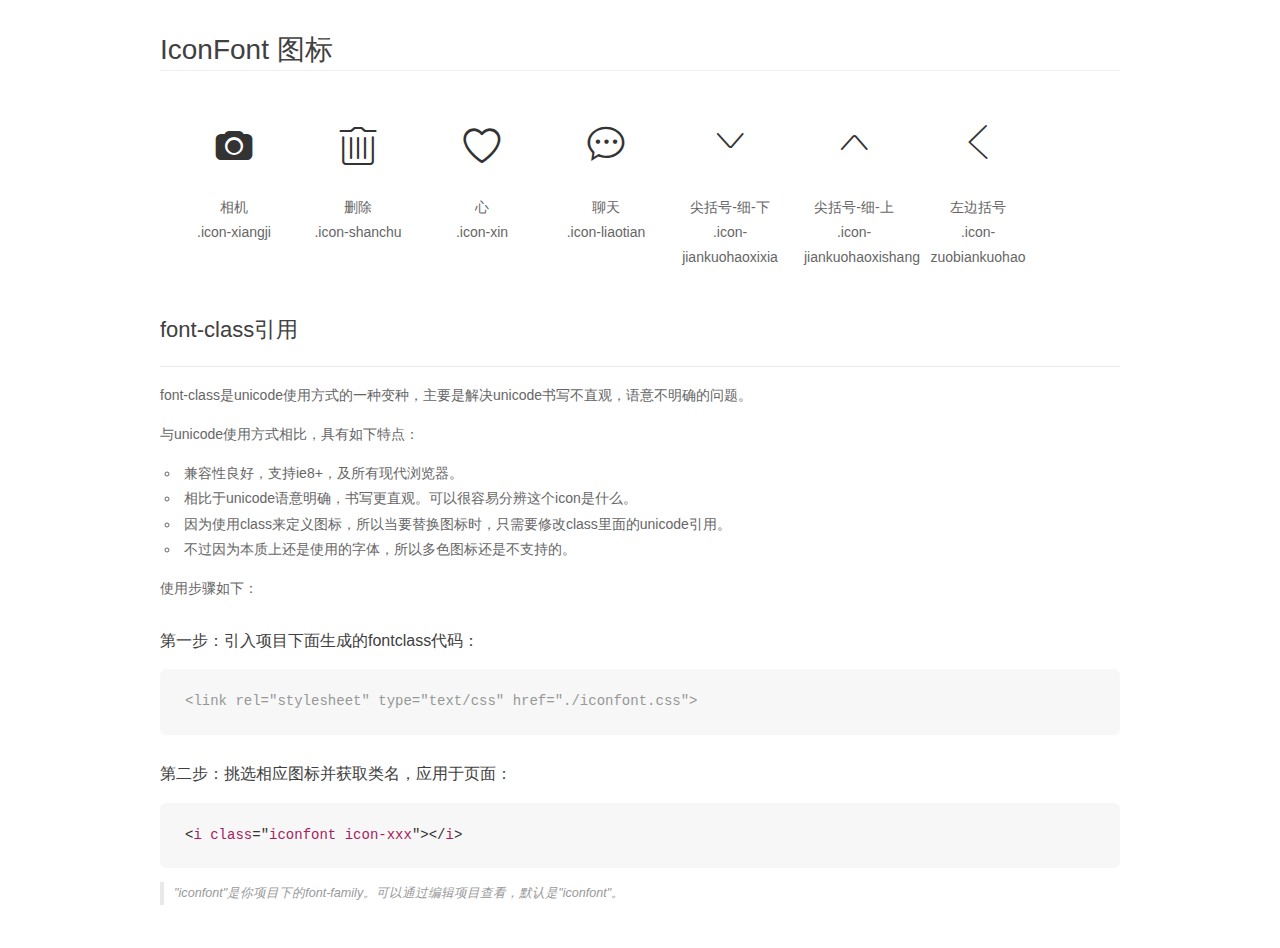
<file: friend/css/font_0r4vsaosuh3kgldi/demo_fontclass.html>
<!DOCTYPE html>
<html>
<head>
    <meta charset="utf-8"/>
    <title>IconFont</title>
    <link rel="stylesheet" href="demo.css">
    <link rel="stylesheet" href="iconfont.css">
</head>
<body>
    <div class="main markdown">
        <h1>IconFont 图标</h1>
        <ul class="icon_lists clear">
            
                <li>
                <i class="icon iconfont icon-xiangji"></i>
                    <div class="name">相机</div>
                    <div class="fontclass">.icon-xiangji</div>
                </li>
            
                <li>
                <i class="icon iconfont icon-shanchu"></i>
                    <div class="name">删除</div>
                    <div class="fontclass">.icon-shanchu</div>
                </li>
            
                <li>
                <i class="icon iconfont icon-xin"></i>
                    <div class="name">心</div>
                    <div class="fontclass">.icon-xin</div>
                </li>
            
                <li>
                <i class="icon iconfont icon-liaotian"></i>
                    <div class="name">聊天</div>
                    <div class="fontclass">.icon-liaotian</div>
                </li>
            
                <li>
                <i class="icon iconfont icon-jiankuohaoxixia"></i>
                    <div class="name">尖括号-细-下</div>
                    <div class="fontclass">.icon-jiankuohaoxixia</div>
                </li>
            
                <li>
                <i class="icon iconfont icon-jiankuohaoxishang"></i>
                    <div class="name">尖括号-细-上</div>
                    <div class="fontclass">.icon-jiankuohaoxishang</div>
                </li>
            
                <li>
                <i class="icon iconfont icon-zuobiankuohao"></i>
                    <div class="name">左边括号</div>
                    <div class="fontclass">.icon-zuobiankuohao</div>
                </li>
            
        </ul>

        <h2 id="font-class-">font-class引用</h2>
        <hr>

        <p>font-class是unicode使用方式的一种变种，主要是解决unicode书写不直观，语意不明确的问题。</p>
        <p>与unicode使用方式相比，具有如下特点：</p>
        <ul>
        <li>兼容性良好，支持ie8+，及所有现代浏览器。</li>
        <li>相比于unicode语意明确，书写更直观。可以很容易分辨这个icon是什么。</li>
        <li>因为使用class来定义图标，所以当要替换图标时，只需要修改class里面的unicode引用。</li>
        <li>不过因为本质上还是使用的字体，所以多色图标还是不支持的。</li>
        </ul>
        <p>使用步骤如下：</p>
        <h3 id="-fontclass-">第一步：引入项目下面生成的fontclass代码：</h3>


        <pre><code class="lang-js hljs javascript"><span class="hljs-comment">&lt;link rel="stylesheet" type="text/css" href="./iconfont.css"&gt;</span></code></pre>
        <h3 id="-">第二步：挑选相应图标并获取类名，应用于页面：</h3>
        <pre><code class="lang-css hljs">&lt;<span class="hljs-selector-tag">i</span> <span class="hljs-selector-tag">class</span>="<span class="hljs-selector-tag">iconfont</span> <span class="hljs-selector-tag">icon-xxx</span>"&gt;&lt;/<span class="hljs-selector-tag">i</span>&gt;</code></pre>
        <blockquote>
        <p>"iconfont"是你项目下的font-family。可以通过编辑项目查看，默认是"iconfont"。</p>
        </blockquote>
    </div>
</body>
</html>
</file>
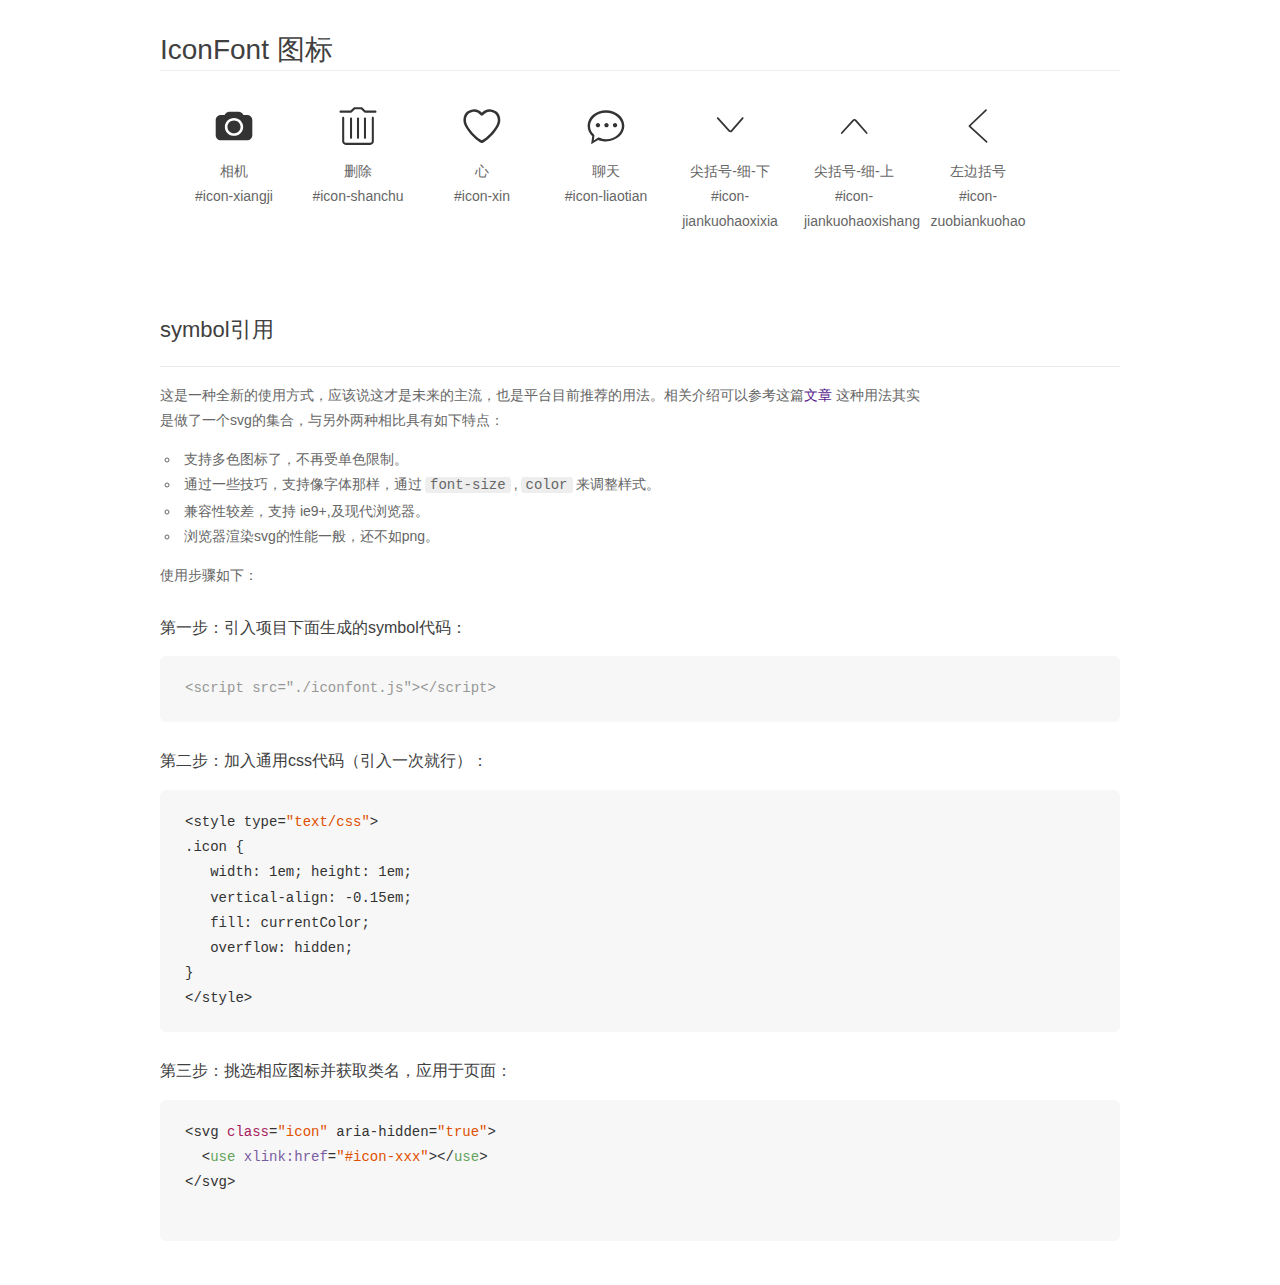
<file: friend/css/font_0r4vsaosuh3kgldi/demo_symbol.html>
<!DOCTYPE html>
<html>
<head>
    <meta charset="utf-8"/>
    <title>IconFont</title>
    <link rel="stylesheet" href="demo.css">
    <script src="iconfont.js"></script>

    <style type="text/css">
        .icon {
          /* 通过设置 font-size 来改变图标大小 */
          width: 1em; height: 1em;
          /* 图标和文字相邻时，垂直对齐 */
          vertical-align: -0.15em;
          /* 通过设置 color 来改变 SVG 的颜色/fill */
          fill: currentColor;
          /* path 和 stroke 溢出 viewBox 部分在 IE 下会显示
             normalize.css 中也包含这行 */
          overflow: hidden;
        }

    </style>
</head>
<body>
    <div class="main markdown">
        <h1>IconFont 图标</h1>
        <ul class="icon_lists clear">
            
                <li>
                    <svg class="icon" aria-hidden="true">
                        <use xlink:href="#icon-xiangji"></use>
                    </svg>
                    <div class="name">相机</div>
                    <div class="fontclass">#icon-xiangji</div>
                </li>
            
                <li>
                    <svg class="icon" aria-hidden="true">
                        <use xlink:href="#icon-shanchu"></use>
                    </svg>
                    <div class="name">删除</div>
                    <div class="fontclass">#icon-shanchu</div>
                </li>
            
                <li>
                    <svg class="icon" aria-hidden="true">
                        <use xlink:href="#icon-xin"></use>
                    </svg>
                    <div class="name">心</div>
                    <div class="fontclass">#icon-xin</div>
                </li>
            
                <li>
                    <svg class="icon" aria-hidden="true">
                        <use xlink:href="#icon-liaotian"></use>
                    </svg>
                    <div class="name">聊天</div>
                    <div class="fontclass">#icon-liaotian</div>
                </li>
            
                <li>
                    <svg class="icon" aria-hidden="true">
                        <use xlink:href="#icon-jiankuohaoxixia"></use>
                    </svg>
                    <div class="name">尖括号-细-下</div>
                    <div class="fontclass">#icon-jiankuohaoxixia</div>
                </li>
            
                <li>
                    <svg class="icon" aria-hidden="true">
                        <use xlink:href="#icon-jiankuohaoxishang"></use>
                    </svg>
                    <div class="name">尖括号-细-上</div>
                    <div class="fontclass">#icon-jiankuohaoxishang</div>
                </li>
            
                <li>
                    <svg class="icon" aria-hidden="true">
                        <use xlink:href="#icon-zuobiankuohao"></use>
                    </svg>
                    <div class="name">左边括号</div>
                    <div class="fontclass">#icon-zuobiankuohao</div>
                </li>
            
        </ul>


        <h2 id="symbol-">symbol引用</h2>
        <hr>

        <p>这是一种全新的使用方式，应该说这才是未来的主流，也是平台目前推荐的用法。相关介绍可以参考这篇<a href="">文章</a>
        这种用法其实是做了一个svg的集合，与另外两种相比具有如下特点：</p>
        <ul>
          <li>支持多色图标了，不再受单色限制。</li>
          <li>通过一些技巧，支持像字体那样，通过<code>font-size</code>,<code>color</code>来调整样式。</li>
          <li>兼容性较差，支持 ie9+,及现代浏览器。</li>
          <li>浏览器渲染svg的性能一般，还不如png。</li>
        </ul>
        <p>使用步骤如下：</p>
        <h3 id="-symbol-">第一步：引入项目下面生成的symbol代码：</h3>
        <pre><code class="lang-js hljs javascript"><span class="hljs-comment">&lt;script src="./iconfont.js"&gt;&lt;/script&gt;</span></code></pre>
        <h3 id="-css-">第二步：加入通用css代码（引入一次就行）：</h3>
        <pre><code class="lang-js hljs javascript">&lt;style type=<span class="hljs-string">"text/css"</span>&gt;
.icon {
   width: <span class="hljs-number">1</span>em; height: <span class="hljs-number">1</span>em;
   vertical-align: <span class="hljs-number">-0.15</span>em;
   fill: currentColor;
   overflow: hidden;
}
&lt;<span class="hljs-regexp">/style&gt;</span></code></pre>
        <h3 id="-">第三步：挑选相应图标并获取类名，应用于页面：</h3>
        <pre><code class="lang-js hljs javascript">&lt;svg <span class="hljs-class"><span class="hljs-keyword">class</span></span>=<span class="hljs-string">"icon"</span> aria-hidden=<span class="hljs-string">"true"</span>&gt;<span class="xml"><span class="hljs-tag">
  &lt;<span class="hljs-name">use</span> <span class="hljs-attr">xlink:href</span>=<span class="hljs-string">"#icon-xxx"</span>&gt;</span><span class="hljs-tag">&lt;/<span class="hljs-name">use</span>&gt;</span>
</span>&lt;<span class="hljs-regexp">/svg&gt;
        </span></code></pre>
    </div>
</body>
</html>
</file>
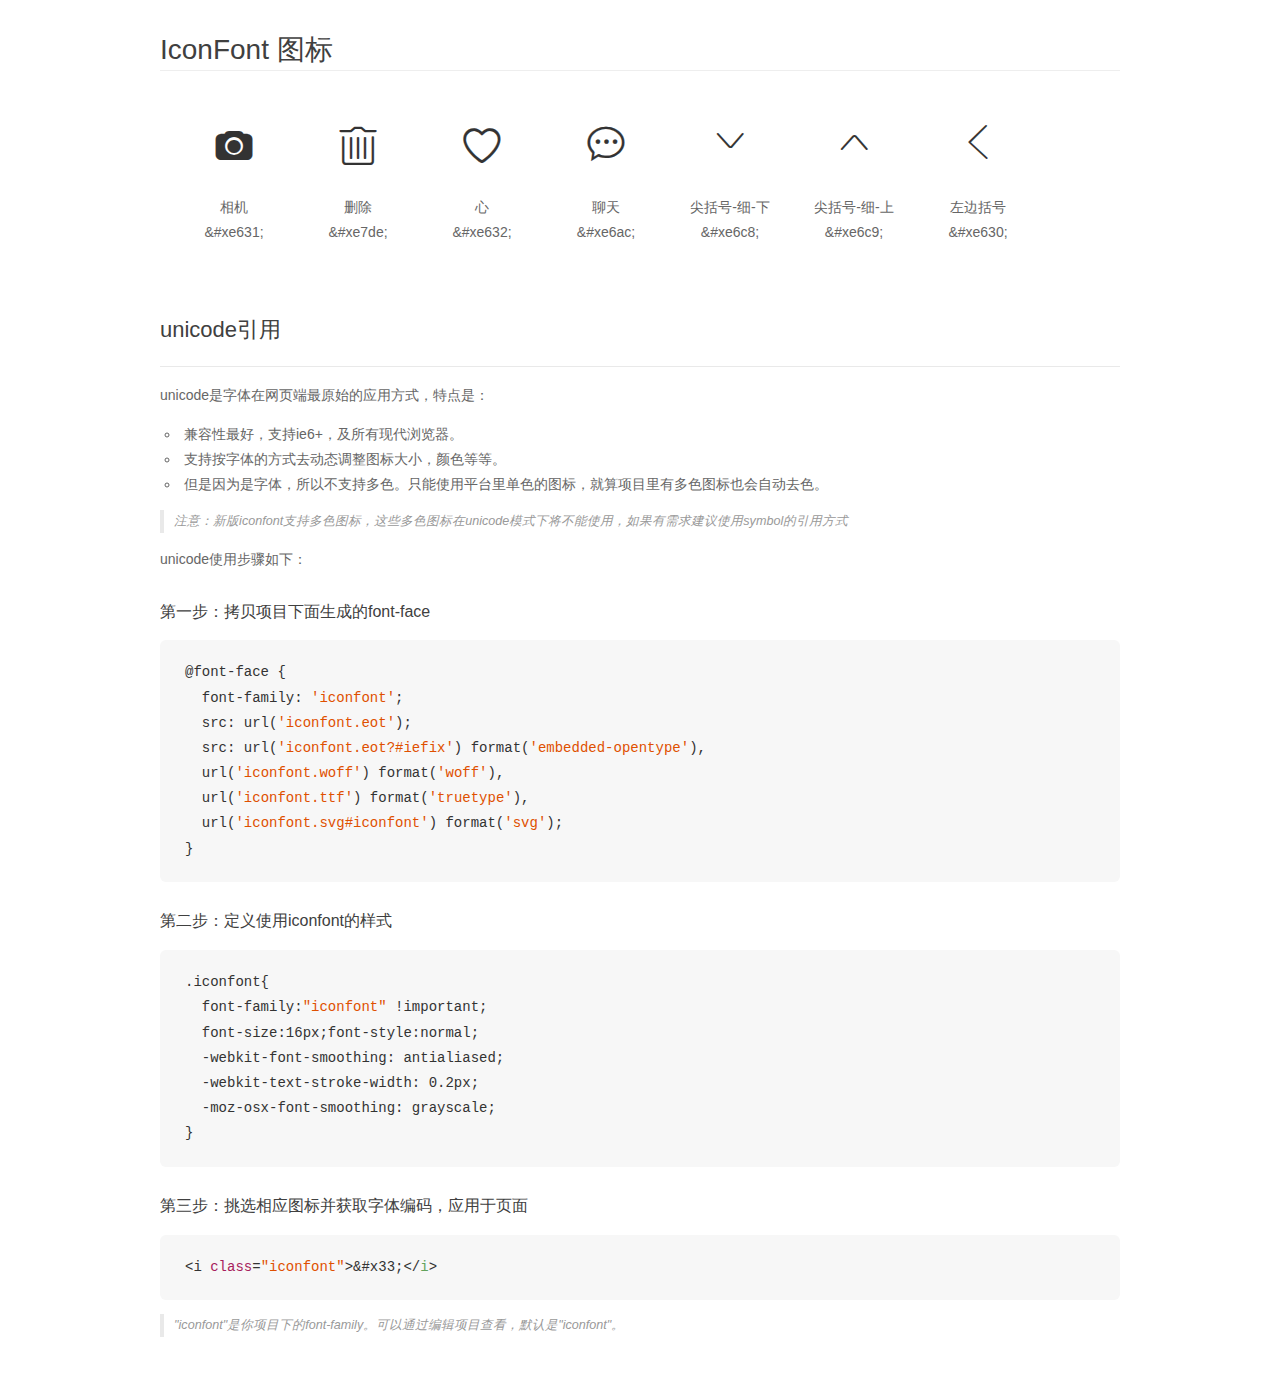
<file: friend/css/font_0r4vsaosuh3kgldi/demo_unicode.html>
<!DOCTYPE html>
<html>
<head>
    <meta charset="utf-8"/>
    <title>IconFont</title>
    <link rel="stylesheet" href="demo.css">

    <style type="text/css">

        @font-face {font-family: "iconfont";
          src: url('iconfont.eot'); /* IE9*/
          src: url('iconfont.eot#iefix') format('embedded-opentype'), /* IE6-IE8 */
          url('iconfont.woff') format('woff'), /* chrome, firefox */
          url('iconfont.ttf') format('truetype'), /* chrome, firefox, opera, Safari, Android, iOS 4.2+*/
          url('iconfont.svg#iconfont') format('svg'); /* iOS 4.1- */
        }

        .iconfont {
          font-family:"iconfont" !important;
          font-size:16px;
          font-style:normal;
          -webkit-font-smoothing: antialiased;
          -webkit-text-stroke-width: 0.2px;
          -moz-osx-font-smoothing: grayscale;
        }

    </style>
</head>
<body>
    <div class="main markdown">
        <h1>IconFont 图标</h1>
        <ul class="icon_lists clear">
            
                <li>
                <i class="icon iconfont">&#xe631;</i>
                    <div class="name">相机</div>
                    <div class="code">&amp;#xe631;</div>
                </li>
            
                <li>
                <i class="icon iconfont">&#xe7de;</i>
                    <div class="name">删除</div>
                    <div class="code">&amp;#xe7de;</div>
                </li>
            
                <li>
                <i class="icon iconfont">&#xe632;</i>
                    <div class="name">心</div>
                    <div class="code">&amp;#xe632;</div>
                </li>
            
                <li>
                <i class="icon iconfont">&#xe6ac;</i>
                    <div class="name">聊天</div>
                    <div class="code">&amp;#xe6ac;</div>
                </li>
            
                <li>
                <i class="icon iconfont">&#xe6c8;</i>
                    <div class="name">尖括号-细-下</div>
                    <div class="code">&amp;#xe6c8;</div>
                </li>
            
                <li>
                <i class="icon iconfont">&#xe6c9;</i>
                    <div class="name">尖括号-细-上</div>
                    <div class="code">&amp;#xe6c9;</div>
                </li>
            
                <li>
                <i class="icon iconfont">&#xe630;</i>
                    <div class="name">左边括号</div>
                    <div class="code">&amp;#xe630;</div>
                </li>
            
        </ul>
        <h2 id="unicode-">unicode引用</h2>
        <hr>

        <p>unicode是字体在网页端最原始的应用方式，特点是：</p>
        <ul>
        <li>兼容性最好，支持ie6+，及所有现代浏览器。</li>
        <li>支持按字体的方式去动态调整图标大小，颜色等等。</li>
        <li>但是因为是字体，所以不支持多色。只能使用平台里单色的图标，就算项目里有多色图标也会自动去色。</li>
        </ul>
        <blockquote>
        <p>注意：新版iconfont支持多色图标，这些多色图标在unicode模式下将不能使用，如果有需求建议使用symbol的引用方式</p>
        </blockquote>
        <p>unicode使用步骤如下：</p>
        <h3 id="-font-face">第一步：拷贝项目下面生成的font-face</h3>
        <pre><code class="lang-js hljs javascript">@font-face {
  font-family: <span class="hljs-string">'iconfont'</span>;
  src: url(<span class="hljs-string">'iconfont.eot'</span>);
  src: url(<span class="hljs-string">'iconfont.eot?#iefix'</span>) format(<span class="hljs-string">'embedded-opentype'</span>),
  url(<span class="hljs-string">'iconfont.woff'</span>) format(<span class="hljs-string">'woff'</span>),
  url(<span class="hljs-string">'iconfont.ttf'</span>) format(<span class="hljs-string">'truetype'</span>),
  url(<span class="hljs-string">'iconfont.svg#iconfont'</span>) format(<span class="hljs-string">'svg'</span>);
}
</code></pre>
        <h3 id="-iconfont-">第二步：定义使用iconfont的样式</h3>
        <pre><code class="lang-js hljs javascript">.iconfont{
  font-family:<span class="hljs-string">"iconfont"</span> !important;
  font-size:<span class="hljs-number">16</span>px;font-style:normal;
  -webkit-font-smoothing: antialiased;
  -webkit-text-stroke-width: <span class="hljs-number">0.2</span>px;
  -moz-osx-font-smoothing: grayscale;
}
</code></pre>
        <h3 id="-">第三步：挑选相应图标并获取字体编码，应用于页面</h3>
        <pre><code class="lang-js hljs javascript">&lt;i <span class="hljs-class"><span class="hljs-keyword">class</span></span>=<span class="hljs-string">"iconfont"</span>&gt;&amp;#x33;<span class="xml"><span class="hljs-tag">&lt;/<span class="hljs-name">i</span>&gt;</span></span></code></pre>

        <blockquote>
        <p>"iconfont"是你项目下的font-family。可以通过编辑项目查看，默认是"iconfont"。</p>
        </blockquote>
    </div>


</body>
</html>
</file>
<file: friend/css/font_0r4vsaosuh3kgldi/iconfont.css>
@font-face {font-family: "iconfont";
  src: url('iconfont.eot?t=1489679963421'); /* IE9*/
  src: url('iconfont.eot?t=1489679963421#iefix') format('embedded-opentype'), /* IE6-IE8 */
  url('iconfont.woff?t=1489679963421') format('woff'), /* chrome, firefox */
  url('iconfont.ttf?t=1489679963421') format('truetype'), /* chrome, firefox, opera, Safari, Android, iOS 4.2+*/
  url('iconfont.svg?t=1489679963421#iconfont') format('svg'); /* iOS 4.1- */
}

.iconfont {
  font-family:"iconfont" !important;
  font-size:16px;
  font-style:normal;
  -webkit-font-smoothing: antialiased;
  -moz-osx-font-smoothing: grayscale;
}

.icon-xiangji:before { content: "\e631"; }

.icon-shanchu:before { content: "\e7de"; }

.icon-xin:before { content: "\e632"; }

.icon-liaotian:before { content: "\e6ac"; }

.icon-jiankuohaoxixia:before { content: "\e6c8"; }

.icon-jiankuohaoxishang:before { content: "\e6c9"; }

.icon-zuobiankuohao:before { content: "\e630"; }
</file>
<file: friend/css/index.css>
html,body,p,i,div,figure{
	margin:0;
	padding:0;
}
img{
	display: block;
}
html{
	font-size:26.55vw;
	height:100%;
}
body{
	font-size:.14rem;
}
header{
	background:#36393d;
	color:#fff;
	height:.58rem;	
	display: flex;
	justify-content: space-between;
	align-items: center;
}
header p:nth-child(1){
	height:100%;
	display: flex;
	align-items: center;
}
header p:nth-child(1) i{
	font-size:.35rem;
}
header p:nth-child(1) span{
	font-size:.14rem;
}
header p:nth-child(2){
	font-size:.25rem;
}
header p:nth-child(3){
	font-size:.4rem;
	margin-right:.12rem;
}
nav{
	width:100%;
	height:2.1rem;
	background:url(../img/nav1.jpg) center no-repeat;
	background-size:100% 100%;
	position: relative;
}
nav div{
	position: absolute;
	bottom:.16rem;
	right:.15rem;
	display: flex;
	align-items: center;
}
nav span{
	font-size:.16rem;
	color:#fff;
	padding-right:.12rem;
}
nav img{
	width:.48rem;
	height:.48rem;
}
nav p{
	width:.1rem;
	height:.1rem;
	background:red;
	border-radius: .05rem;
	position: absolute;
	right: -.04rem;
    top: -.04rem;
}
section>div{
	height:auto;
	display: flex;
	padding:.16rem;
	border-bottom:.01rem solid #f4f4f4;
}
section div .left img{
	width:.4rem;
	height:.4rem;
	border-radius:.04rem;
	margin-right:.08rem;
}
section .right>p:nth-child(1){
	font-size:.15rem;
	color:#41454D;
	font-weight:bold;
}
section .right>p:nth-child(2){
	font-size:.14rem;
	color:#41454D;
	margin-top:.02rem;
	margin-bottom:.06rem;
}
section .right>p:nth-child(3){
	display: flex;
	height:.52rem;
	align-items: center;
	background:#f7f7f7;
}
section .right>p:nth-child(3) img{
	width:.4rem;
	height:.4rem;
	margin-right:.06rem;
}
section .right p:nth-child(3) span{
	font-size:.13rem;
	color:#41454D;
}
section .comment{
	display: flex;
	margin-top: .12rem;	
}
section .comment i{
	font-size:.17rem;
}
section .comment i,section .comment span{
	color:#80858C;
}
section .comment span{
	font-size:.12rem;
	margin-right:.4rem;
}
/*section .comment>p:nth-child(1){
	margin-right:.4rem;
}*/
section .time{
	font-size:.12rem;
	color:#ACB1B7;
	margin-top:.12rem;
}
section .reply{
	margin-top:.08rem;
}
section .reply p span{
	font-size:.14rem;   
	margin-bottom: .04rem;
}
section .reply p span:nth-child(1){	
	color:#5BAFFF;
}
section .reply p>span:nth-child(2){
	color:#41454D;
}
section .reply p span:nth-child(3){
	color:#5BAFFF;
}
section .look-review{
	display: flex;
	align-items: center;
	margin:.08rem;		
}
section .reply p.look-review span{
	color:#41454D;
}
section .hide-review{
	display: none;
}
</file>
<file: friend/css/font_0r4vsaosuh3kgldi/demo.css>
*{margin: 0;padding: 0;list-style: none;}
/*
KISSY CSS Reset
理念：1. reset 的目的不是清除浏览器的默认样式，这仅是部分工作。清除和重置是紧密不可分的。
2. reset 的目的不是让默认样式在所有浏览器下一致，而是减少默认样式有可能带来的问题。
3. reset 期望提供一套普适通用的基础样式。但没有银弹，推荐根据具体需求，裁剪和修改后再使用。
特色：1. 适应中文；2. 基于最新主流浏览器。
维护：玉伯<lifesinger@gmail.com>, 正淳<ragecarrier@gmail.com>
 */

/** 清除内外边距 **/
body, h1, h2, h3, h4, h5, h6, hr, p, blockquote, /* structural elements 结构元素 */
dl, dt, dd, ul, ol, li, /* list elements 列表元素 */
pre, /* text formatting elements 文本格式元素 */
form, fieldset, legend, button, input, textarea, /* form elements 表单元素 */
th, td /* table elements 表格元素 */ {
  margin: 0;
  padding: 0;
}

/** 设置默认字体 **/
body,
button, input, select, textarea /* for ie */ {
  font: 12px/1.5 tahoma, arial, \5b8b\4f53, sans-serif;
}
h1, h2, h3, h4, h5, h6 { font-size: 100%; }
address, cite, dfn, em, var { font-style: normal; } /* 将斜体扶正 */
code, kbd, pre, samp { font-family: courier new, courier, monospace; } /* 统一等宽字体 */
small { font-size: 12px; } /* 小于 12px 的中文很难阅读，让 small 正常化 */

/** 重置列表元素 **/
ul, ol { list-style: none; }

/** 重置文本格式元素 **/
a { text-decoration: none; }
a:hover { text-decoration: underline; }


/** 重置表单元素 **/
legend { color: #000; } /* for ie6 */
fieldset, img { border: 0; } /* img 搭车：让链接里的 img 无边框 */
button, input, select, textarea { font-size: 100%; } /* 使得表单元素在 ie 下能继承字体大小 */
/* 注：optgroup 无法扶正 */

/** 重置表格元素 **/
table { border-collapse: collapse; border-spacing: 0; }

/* 清除浮动 */
.ks-clear:after, .clear:after {
  content: '\20';
  display: block;
  height: 0;
  clear: both;
}
.ks-clear, .clear {
  *zoom: 1;
}

.main {
  padding: 30px 100px;
width: 960px;
margin: 0 auto;
}
.main h1{font-size:36px; color:#333; text-align:left;margin-bottom:30px; border-bottom: 1px solid #eee;}

.helps{margin-top:40px;}
.helps pre{
  padding:20px;
  margin:10px 0;
  border:solid 1px #e7e1cd;
  background-color: #fffdef;
  overflow: auto;
}

.icon_lists{
  width: 100% !important;

}

.icon_lists li{
  float:left;
  width: 100px;
  height:180px;
  text-align: center;
  list-style: none !important;
}
.icon_lists .icon{
  font-size: 42px;
  line-height: 100px;
  margin: 10px 0;
  color:#333;
  -webkit-transition: font-size 0.25s ease-out 0s;
  -moz-transition: font-size 0.25s ease-out 0s;
  transition: font-size 0.25s ease-out 0s;

}
.icon_lists .icon:hover{
  font-size: 100px;
}



.markdown {
  color: #666;
  font-size: 14px;
  line-height: 1.8;
}

.highlight {
  line-height: 1.5;
}

.markdown img {
  vertical-align: middle;
  max-width: 100%;
}

.markdown h1 {
  color: #404040;
  font-weight: 500;
  line-height: 40px;
  margin-bottom: 24px;
}

.markdown h2,
.markdown h3,
.markdown h4,
.markdown h5,
.markdown h6 {
  color: #404040;
  margin: 1.6em 0 0.6em 0;
  font-weight: 500;
  clear: both;
}

.markdown h1 {
  font-size: 28px;
}

.markdown h2 {
  font-size: 22px;
}

.markdown h3 {
  font-size: 16px;
}

.markdown h4 {
  font-size: 14px;
}

.markdown h5 {
  font-size: 12px;
}

.markdown h6 {
  font-size: 12px;
}

.markdown hr {
  height: 1px;
  border: 0;
  background: #e9e9e9;
  margin: 16px 0;
  clear: both;
}

.markdown p,
.markdown pre {
  margin: 1em 0;
}

.markdown > p,
.markdown > blockquote,
.markdown > .highlight,
.markdown > ol,
.markdown > ul {
  width: 80%;
}

.markdown ul > li {
  list-style: circle;
}

.markdown > ul li,
.markdown blockquote ul > li {
  margin-left: 20px;
  padding-left: 4px;
}

.markdown > ul li p,
.markdown > ol li p {
  margin: 0.6em 0;
}

.markdown ol > li {
  list-style: decimal;
}

.markdown > ol li,
.markdown blockquote ol > li {
  margin-left: 20px;
  padding-left: 4px;
}

.markdown code {
  margin: 0 3px;
  padding: 0 5px;
  background: #eee;
  border-radius: 3px;
}

.markdown pre {
  border-radius: 6px;
  background: #f7f7f7;
  padding: 20px;
}

.markdown pre code {
  border: none;
  background: #f7f7f7;
  margin: 0;
}

.markdown strong,
.markdown b {
  font-weight: 600;
}

.markdown > table {
  border-collapse: collapse;
  border-spacing: 0px;
  empty-cells: show;
  border: 1px solid #e9e9e9;
  width: 95%;
  margin-bottom: 24px;
}

.markdown > table th {
  white-space: nowrap;
  color: #333;
  font-weight: 600;

}

.markdown > table th,
.markdown > table td {
  border: 1px solid #e9e9e9;
  padding: 8px 16px;
  text-align: left;
}

.markdown > table th {
  background: #F7F7F7;
}

.markdown blockquote {
  font-size: 90%;
  color: #999;
  border-left: 4px solid #e9e9e9;
  padding-left: 0.8em;
  margin: 1em 0;
  font-style: italic;
}

.markdown blockquote p {
  margin: 0;
}

.markdown .anchor {
  opacity: 0;
  transition: opacity 0.3s ease;
  margin-left: 8px;
}

.markdown .waiting {
  color: #ccc;
}

.markdown h1:hover .anchor,
.markdown h2:hover .anchor,
.markdown h3:hover .anchor,
.markdown h4:hover .anchor,
.markdown h5:hover .anchor,
.markdown h6:hover .anchor {
  opacity: 1;
  display: inline-block;
}

.markdown > br,
.markdown > p > br {
  clear: both;
}


.hljs {
  display: block;
  background: white;
  padding: 0.5em;
  color: #333333;
  overflow-x: auto;
}

.hljs-comment,
.hljs-meta {
  color: #969896;
}

.hljs-string,
.hljs-variable,
.hljs-template-variable,
.hljs-strong,
.hljs-emphasis,
.hljs-quote {
  color: #df5000;
}

.hljs-keyword,
.hljs-selector-tag,
.hljs-type {
  color: #a71d5d;
}

.hljs-literal,
.hljs-symbol,
.hljs-bullet,
.hljs-attribute {
  color: #0086b3;
}

.hljs-section,
.hljs-name {
  color: #63a35c;
}

.hljs-tag {
  color: #333333;
}

.hljs-title,
.hljs-attr,
.hljs-selector-id,
.hljs-selector-class,
.hljs-selector-attr,
.hljs-selector-pseudo {
  color: #795da3;
}

.hljs-addition {
  color: #55a532;
  background-color: #eaffea;
}

.hljs-deletion {
  color: #bd2c00;
  background-color: #ffecec;
}

.hljs-link {
  text-decoration: underline;
}

pre{
  background: #fff;
}
</file>
